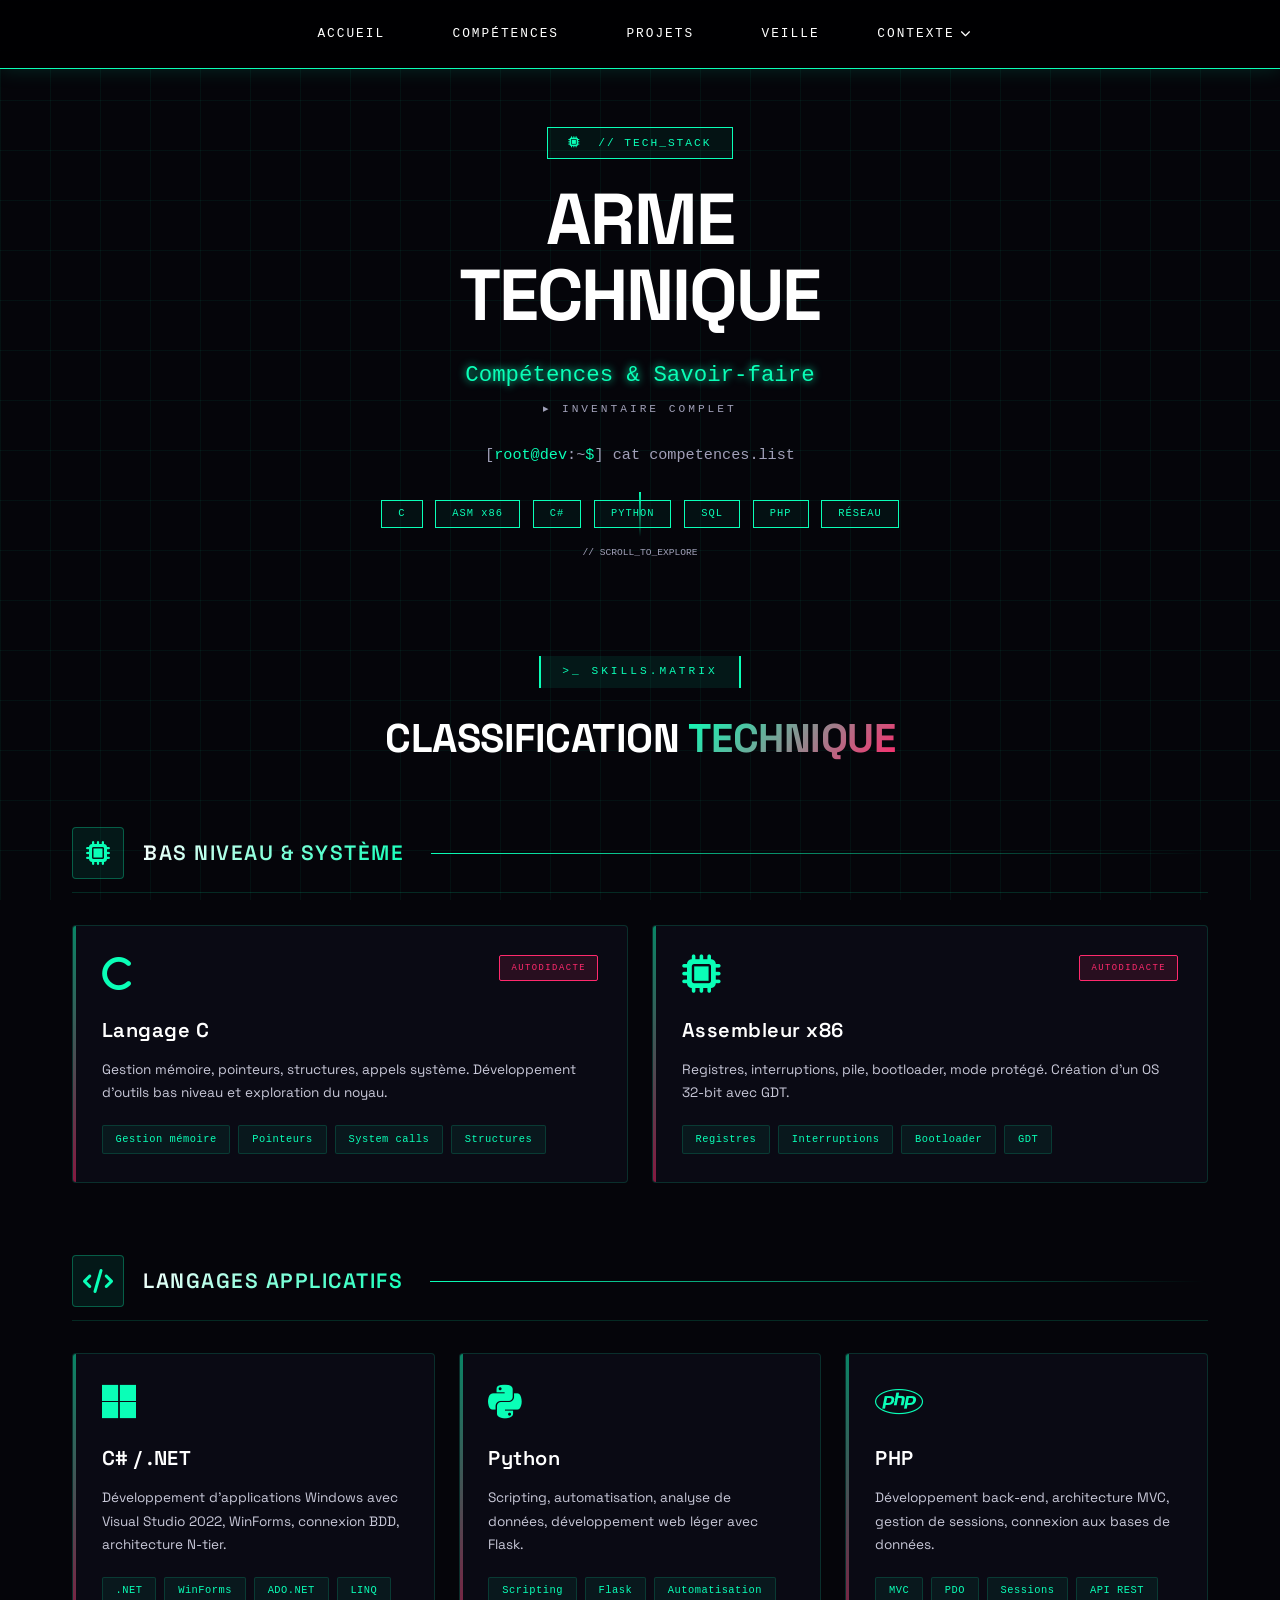
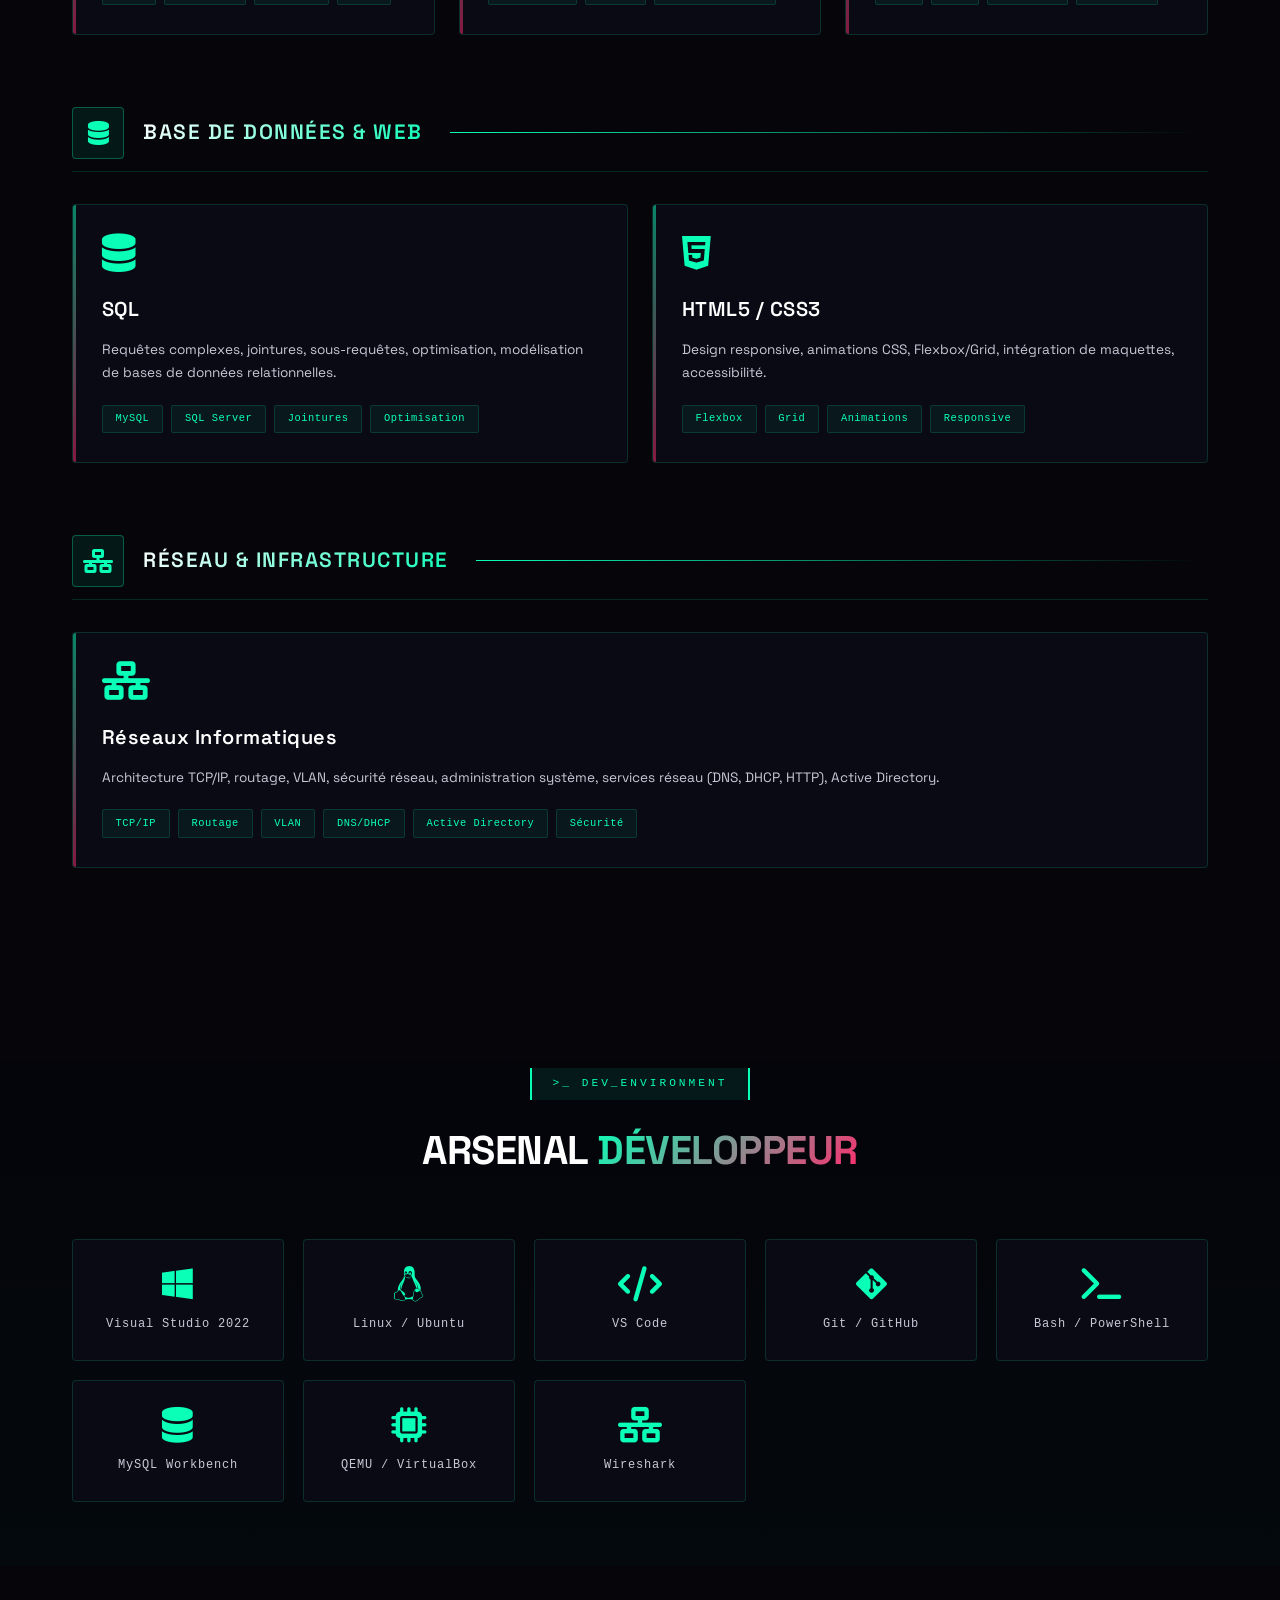
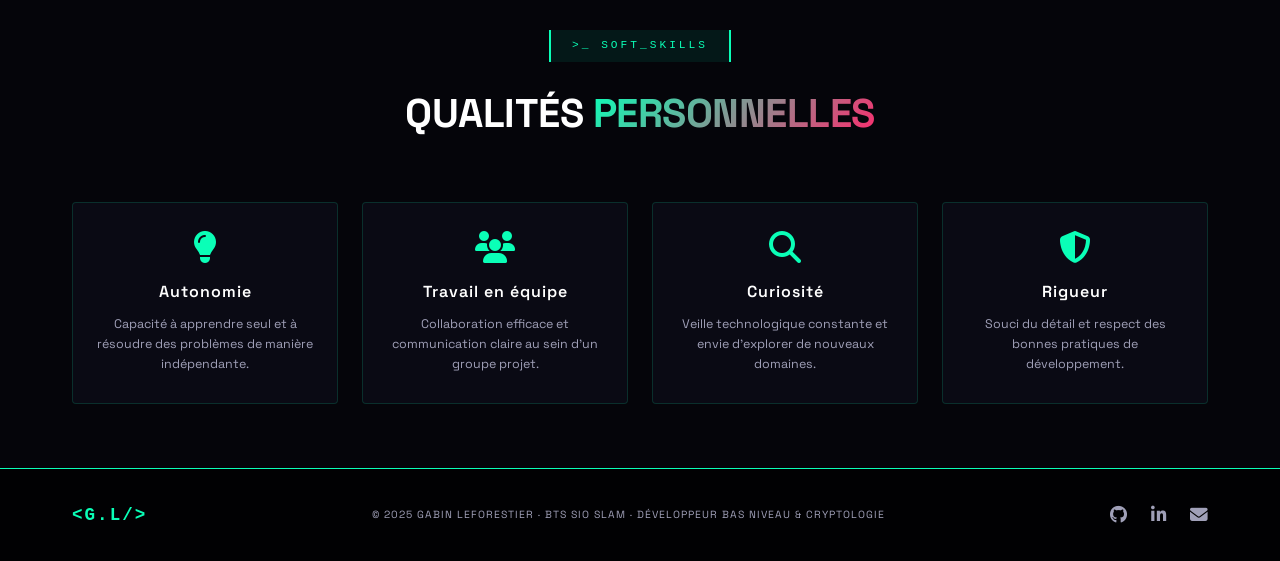
<file: competence.html>
<!DOCTYPE html>
<html lang="fr">
<head>
    <meta charset="UTF-8">
    <meta name="viewport" content="width=device-width, initial-scale=1.0">
    <link rel="stylesheet" href="style/style.css">
    <title>Compétences - Gabin LEFORESTIER | Portfolio BTS SIO</title>
    <link rel="preconnect" href="https://fonts.googleapis.com">
    <link rel="preconnect" href="https://fonts.gstatic.com" crossorigin>
    <link href="https://fonts.googleapis.com/css2?family=Space+Grotesk:wght@300;400;500;600;700&display=swap" rel="stylesheet">
    <link rel="stylesheet" href="https://cdnjs.cloudflare.com/ajax/libs/font-awesome/6.5.1/css/all.min.css">
</head>
<body>

    <!-- Grille de fond statique -->
    <div class="grid-bg"></div>

    <!-- Barre de navigation -->
    <nav>
        <a href="index.html">ACCUEIL</a>
        <a href="competence.html">COMPÉTENCES</a>
        <a href="projets.html">PROJETS</a>
        <a href="veille.html">VEILLE</a>
        <div class="dropdown">
            <a href="contexte.html" class="dropdown-toggle">CONTEXTE</a>
            <span class="dropdown-arrow"><i class="fas fa-chevron-down"></i></span>
            <div class="dropdown-menu">
                <a href="contexte.html#contexte-pro-1"><i class="fas fa-circle"></i> Contexte Pro 1</a>
                <a href="contexte.html#contexte-pro-2"><i class="fas fa-circle"></i> Contexte Pro 2</a>
                <a href="contexte.html#contexte-pro-3"><i class="fas fa-circle"></i> Contexte Pro 3</a>
            </div>
        </div>
    </nav>

    <!-- ========== SECTION HERO COMPÉTENCES ========== -->
    <section class="hero competences-hero">
        <div class="hero-content">
            <div class="hero-badge">
                <span class="badge-text">
                    <i class="fas fa-microchip"></i> // TECH_STACK
                </span>
            </div>
            <h1 class="hero-title">
                <span class="title-line">ARME</span>
                <span class="title-line glitch-text">TECHNIQUE</span>
            </h1>
            <div class="hero-subtitle">
                <div class="typewriter">
                    <span class="static-text">Compétences & Savoir-faire</span>
                </div>
                <p class="sub-badge">▸ INVENTAIRE COMPLET</p>
            </div>
            <p class="hero-description">
                [<span class="cmd">root@dev</span>:~<span class="cmd">$</span>] <span class="cmd-text">cat competences.list</span>
            </p>
            <div class="tech-stack">
                <div class="tech-item">C</div>
                <div class="tech-item">ASM x86</div>
                <div class="tech-item">C#</div>
                <div class="tech-item">PYTHON</div>
                <div class="tech-item">SQL</div>
                <div class="tech-item">PHP</div>
                <div class="tech-item">RÉSEAU</div>
            </div>
        </div>
        <div class="hero-scroll">
            <div class="scroll-line"></div>
            <span>// SCROLL_TO_EXPLORE</span>
        </div>
    </section>

    <!-- ========== SECTION COMPÉTENCES DÉTAILLÉES ========== -->
    <section class="skills-detailed-section">
        <div class="container">
            <div class="section-header">
                <span class="section-tag">>_ SKILLS.MATRIX</span>
                <h2 class="section-title">CLASSIFICATION <span class="title-accent">TECHNIQUE</span></h2>
            </div>

            <!-- BAS NIVEAU -->
            <div class="skill-category">
                <div class="category-header">
                    <div class="category-icon">
                        <i class="fas fa-microchip"></i>
                    </div>
                    <h3 class="category-title">BAS NIVEAU & SYSTÈME</h3>
                    <div class="category-line"></div>
                </div>
                <div class="skills-grid-detailed">
                    <div class="skill-detailed-card">
                        <div class="skill-card-top">
                            <div class="skill-icon-large">
                                <i class="fas fa-c"></i>
                            </div>
                            <div class="skill-badge-autodidact">AUTODIDACTE</div>
                        </div>
                        <h4>Langage C</h4>
                        <p>Gestion mémoire, pointeurs, structures, appels système. Développement d'outils bas niveau et exploration du noyau.</p>
                        <div class="skill-tags">
                            <span>Gestion mémoire</span>
                            <span>Pointeurs</span>
                            <span>System calls</span>
                            <span>Structures</span>
                        </div>
                    </div>
                    <div class="skill-detailed-card">
                        <div class="skill-card-top">
                            <div class="skill-icon-large">
                                <i class="fas fa-microchip"></i>
                            </div>
                            <div class="skill-badge-autodidact">AUTODIDACTE</div>
                        </div>
                        <h4>Assembleur x86</h4>
                        <p>Registres, interruptions, pile, bootloader, mode protégé. Création d'un OS 32-bit avec GDT.</p>
                        <div class="skill-tags">
                            <span>Registres</span>
                            <span>Interruptions</span>
                            <span>Bootloader</span>
                            <span>GDT</span>
                        </div>
                    </div>
                </div>
            </div>

            <!-- LANGAGES APPLICATIFS -->
            <div class="skill-category">
                <div class="category-header">
                    <div class="category-icon">
                        <i class="fas fa-code"></i>
                    </div>
                    <h3 class="category-title">LANGAGES APPLICATIFS</h3>
                    <div class="category-line"></div>
                </div>
                <div class="skills-grid-detailed three-cols">
                    <div class="skill-detailed-card">
                        <div class="skill-card-top">
                            <div class="skill-icon-large">
                                <i class="fab fa-microsoft"></i>
                            </div>
                        </div>
                        <h4>C# / .NET</h4>
                        <p>Développement d'applications Windows avec Visual Studio 2022, WinForms, connexion BDD, architecture N-tier.</p>
                        <div class="skill-tags">
                            <span>.NET</span>
                            <span>WinForms</span>
                            <span>ADO.NET</span>
                            <span>LINQ</span>
                        </div>
                    </div>
                    <div class="skill-detailed-card">
                        <div class="skill-card-top">
                            <div class="skill-icon-large">
                                <i class="fab fa-python"></i>
                            </div>
                        </div>
                        <h4>Python</h4>
                        <p>Scripting, automatisation, analyse de données, développement web léger avec Flask.</p>
                        <div class="skill-tags">
                            <span>Scripting</span>
                            <span>Flask</span>
                            <span>Automatisation</span>
                        </div>
                    </div>
                    <div class="skill-detailed-card">
                        <div class="skill-card-top">
                            <div class="skill-icon-large">
                                <i class="fab fa-php"></i>
                            </div>
                        </div>
                        <h4>PHP</h4>
                        <p>Développement back-end, architecture MVC, gestion de sessions, connexion aux bases de données.</p>
                        <div class="skill-tags">
                            <span>MVC</span>
                            <span>PDO</span>
                            <span>Sessions</span>
                            <span>API REST</span>
                        </div>
                    </div>
                </div>
            </div>

            <!-- BASE DE DONNÉES & WEB -->
            <div class="skill-category">
                <div class="category-header">
                    <div class="category-icon">
                        <i class="fas fa-database"></i>
                    </div>
                    <h3 class="category-title">BASE DE DONNÉES & WEB</h3>
                    <div class="category-line"></div>
                </div>
                <div class="skills-grid-detailed two-cols">
                    <div class="skill-detailed-card">
                        <div class="skill-card-top">
                            <div class="skill-icon-large">
                                <i class="fas fa-database"></i>
                            </div>
                        </div>
                        <h4>SQL</h4>
                        <p>Requêtes complexes, jointures, sous-requêtes, optimisation, modélisation de bases de données relationnelles.</p>
                        <div class="skill-tags">
                            <span>MySQL</span>
                            <span>SQL Server</span>
                            <span>Jointures</span>
                            <span>Optimisation</span>
                        </div>
                    </div>
                    <div class="skill-detailed-card">
                        <div class="skill-card-top">
                            <div class="skill-icon-large">
                                <i class="fab fa-html5"></i>
                            </div>
                        </div>
                        <h4>HTML5 / CSS3</h4>
                        <p>Design responsive, animations CSS, Flexbox/Grid, intégration de maquettes, accessibilité.</p>
                        <div class="skill-tags">
                            <span>Flexbox</span>
                            <span>Grid</span>
                            <span>Animations</span>
                            <span>Responsive</span>
                        </div>
                    </div>
                </div>
            </div>

            <!-- RÉSEAU & INFRASTRUCTURE -->
            <div class="skill-category">
                <div class="category-header">
                    <div class="category-icon">
                        <i class="fas fa-network-wired"></i>
                    </div>
                    <h3 class="category-title">RÉSEAU & INFRASTRUCTURE</h3>
                    <div class="category-line"></div>
                </div>
                <div class="skills-grid-detailed">
                    <div class="skill-detailed-card full-width">
                        <div class="skill-card-top">
                            <div class="skill-icon-large">
                                <i class="fas fa-network-wired"></i>
                            </div>
                        </div>
                        <h4>Réseaux Informatiques</h4>
                        <p>Architecture TCP/IP, routage, VLAN, sécurité réseau, administration système, services réseau (DNS, DHCP, HTTP), Active Directory.</p>
                        <div class="skill-tags">
                            <span>TCP/IP</span>
                            <span>Routage</span>
                            <span>VLAN</span>
                            <span>DNS/DHCP</span>
                            <span>Active Directory</span>
                            <span>Sécurité</span>
                        </div>
                    </div>
                </div>
            </div>
        </div>
    </section>

    <!-- ========== SECTION OUTILS ========== -->
    <section class="tools-section">
        <div class="container">
            <div class="section-header">
                <span class="section-tag">>_ DEV_ENVIRONMENT</span>
                <h2 class="section-title">ARsenal <span class="title-accent">Développeur</span></h2>
            </div>
            <div class="tools-grid">
                <div class="tool-card">
                    <i class="fab fa-windows"></i>
                    <span>Visual Studio 2022</span>
                </div>
                <div class="tool-card">
                    <i class="fab fa-linux"></i>
                    <span>Linux / Ubuntu</span>
                </div>
                <div class="tool-card">
                    <i class="fas fa-code"></i>
                    <span>VS Code</span>
                </div>
                <div class="tool-card">
                    <i class="fab fa-git-alt"></i>
                    <span>Git / GitHub</span>
                </div>
                <div class="tool-card">
                    <i class="fas fa-terminal"></i>
                    <span>Bash / PowerShell</span>
                </div>
                <div class="tool-card">
                    <i class="fas fa-database"></i>
                    <span>MySQL Workbench</span>
                </div>
                <div class="tool-card">
                    <i class="fas fa-microchip"></i>
                    <span>QEMU / VirtualBox</span>
                </div>
                <div class="tool-card">
                    <i class="fas fa-network-wired"></i>
                    <span>Wireshark</span>
                </div>
            </div>
        </div>
    </section>

    <!-- ========== SECTION SOFT SKILLS ========== -->
    <section class="softskills-section">
        <div class="container">
            <div class="section-header">
                <span class="section-tag">>_ SOFT_SKILLS</span>
                <h2 class="section-title">QUALITÉS <span class="title-accent">PERSONNELLES</span></h2>
            </div>
            <div class="softskills-grid">
                <div class="softskill-card">
                    <i class="fas fa-lightbulb"></i>
                    <h4>Autonomie</h4>
                    <p>Capacité à apprendre seul et à résoudre des problèmes de manière indépendante.</p>
                </div>
                <div class="softskill-card">
                    <i class="fas fa-users"></i>
                    <h4>Travail en équipe</h4>
                    <p>Collaboration efficace et communication claire au sein d'un groupe projet.</p>
                </div>
                <div class="softskill-card">
                    <i class="fas fa-search"></i>
                    <h4>Curiosité</h4>
                    <p>Veille technologique constante et envie d'explorer de nouveaux domaines.</p>
                </div>
                <div class="softskill-card">
                    <i class="fas fa-shield-halved"></i>
                    <h4>Rigueur</h4>
                    <p>Souci du détail et respect des bonnes pratiques de développement.</p>
                </div>
            </div>
        </div>
    </section>

    <!-- ========== FOOTER ========== -->
    <footer class="footer">
        <div class="container">
            <div class="footer-content">
                <div class="footer-logo">
                    <span class="glitch-small">&lt;G.L/&gt;</span>
                </div>
                <p class="footer-text">© 2025 GABIN LEFORESTIER · BTS SIO SLAM · DÉVELOPPEUR BAS NIVEAU & CRYPTOLOGIE</p>
                <div class="footer-social">
                    <a href="#"><i class="fab fa-github"></i></a>
                    <a href="#"><i class="fab fa-linkedin-in"></i></a>
                    <a href="#"><i class="fas fa-envelope"></i></a>
                </div>
            </div>
        </div>
    </footer>

</body>
</html>
</file>
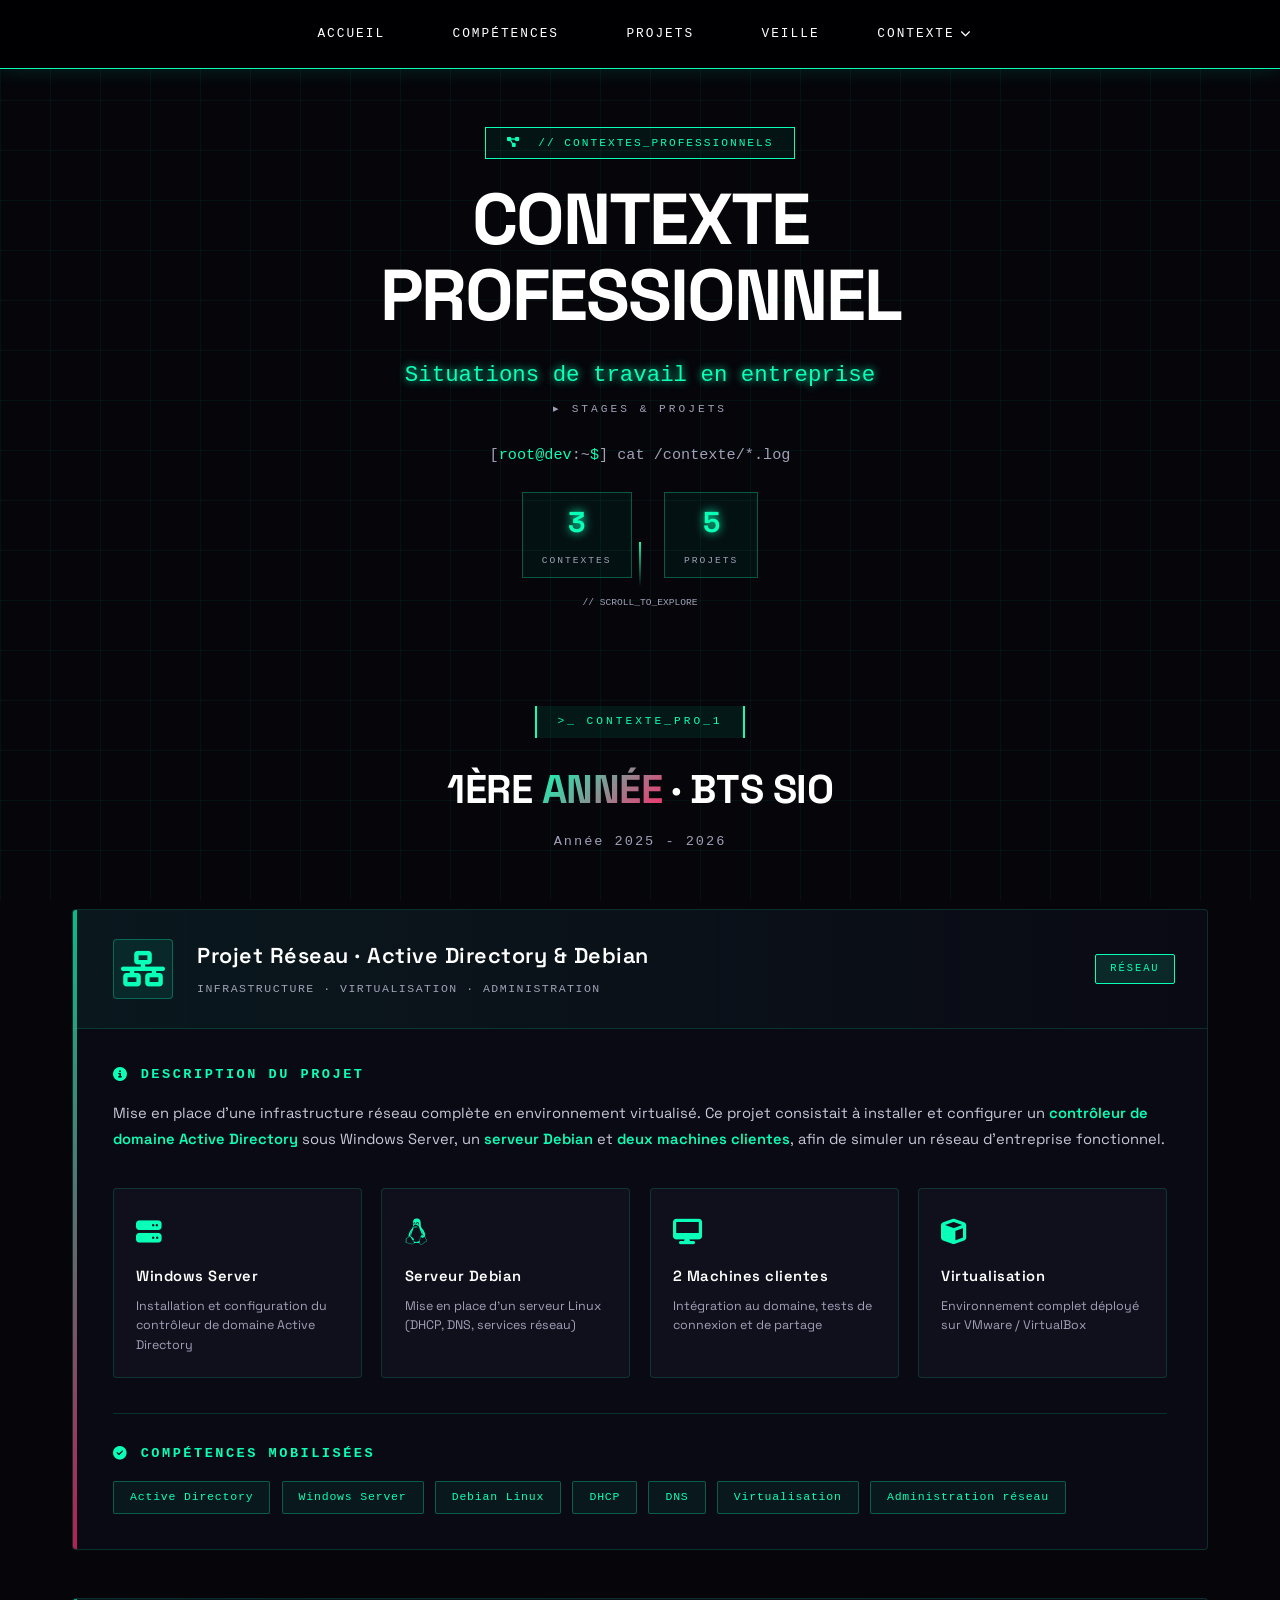
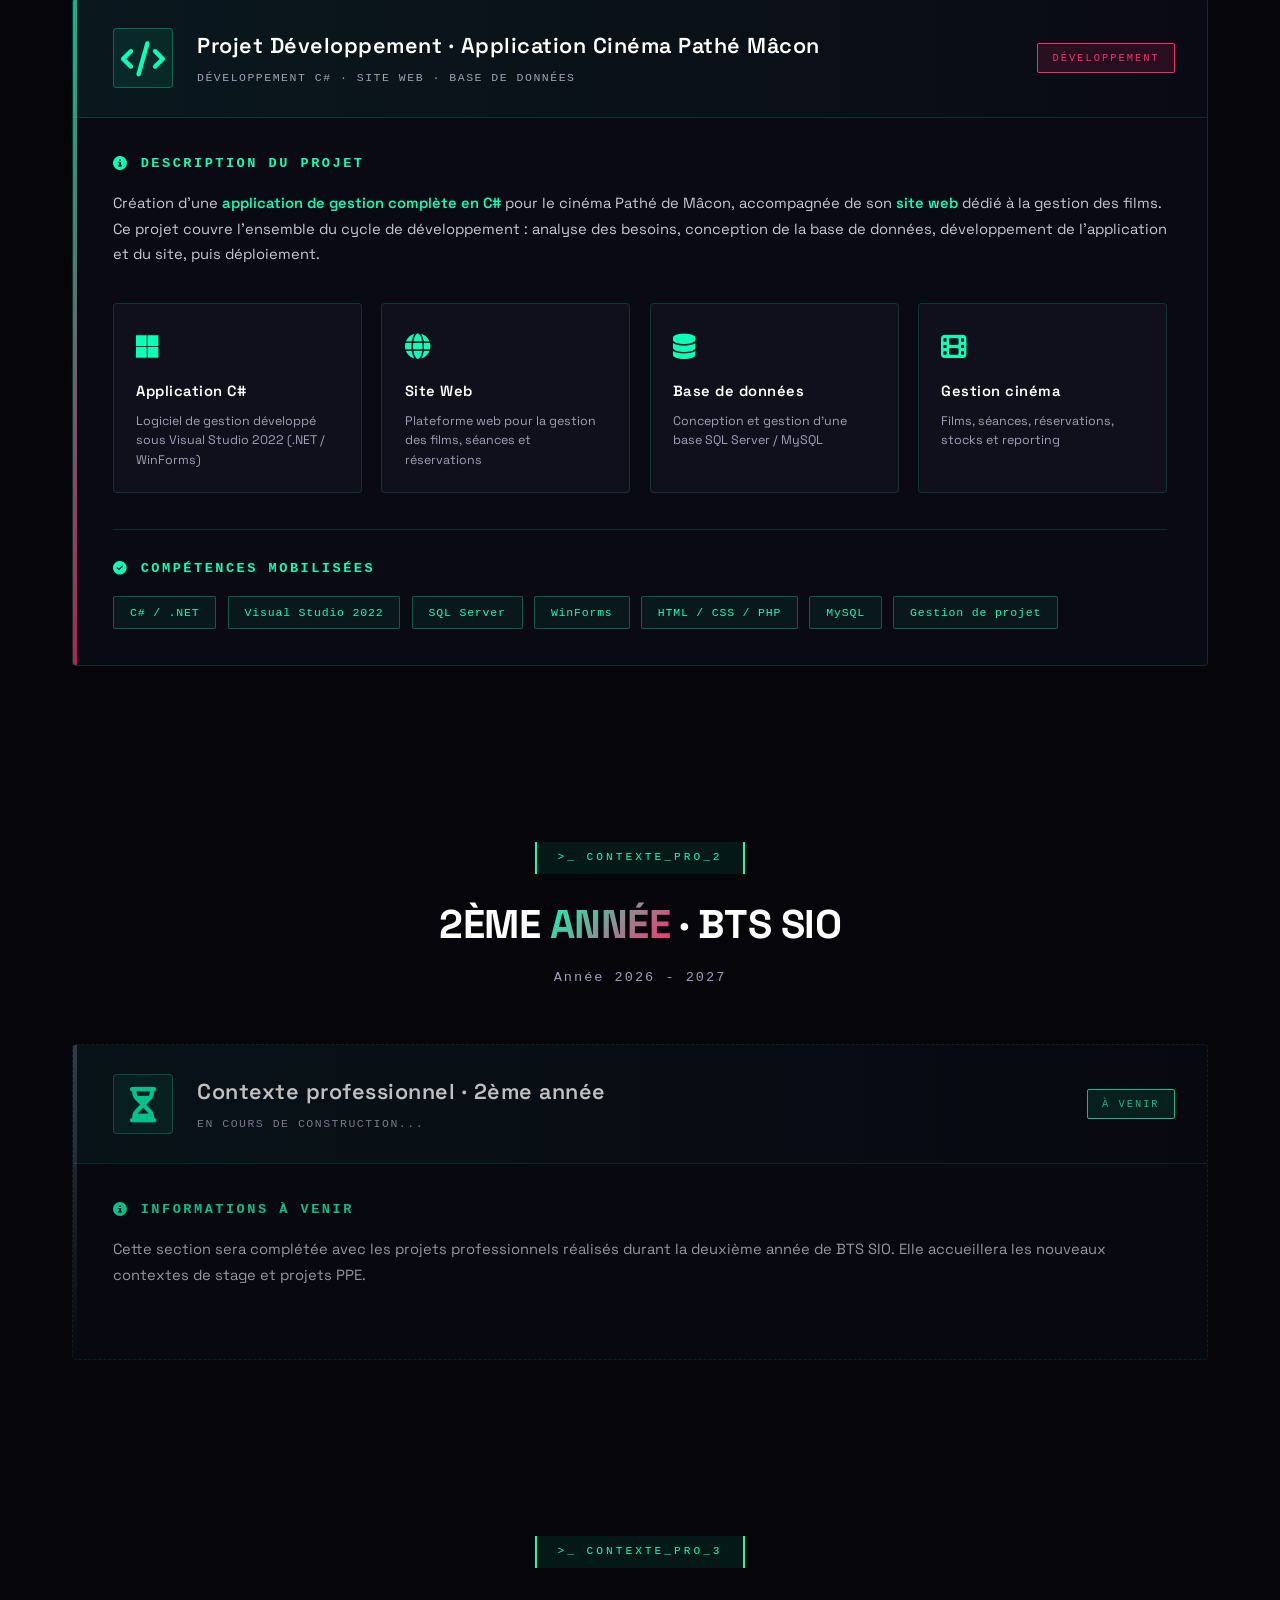
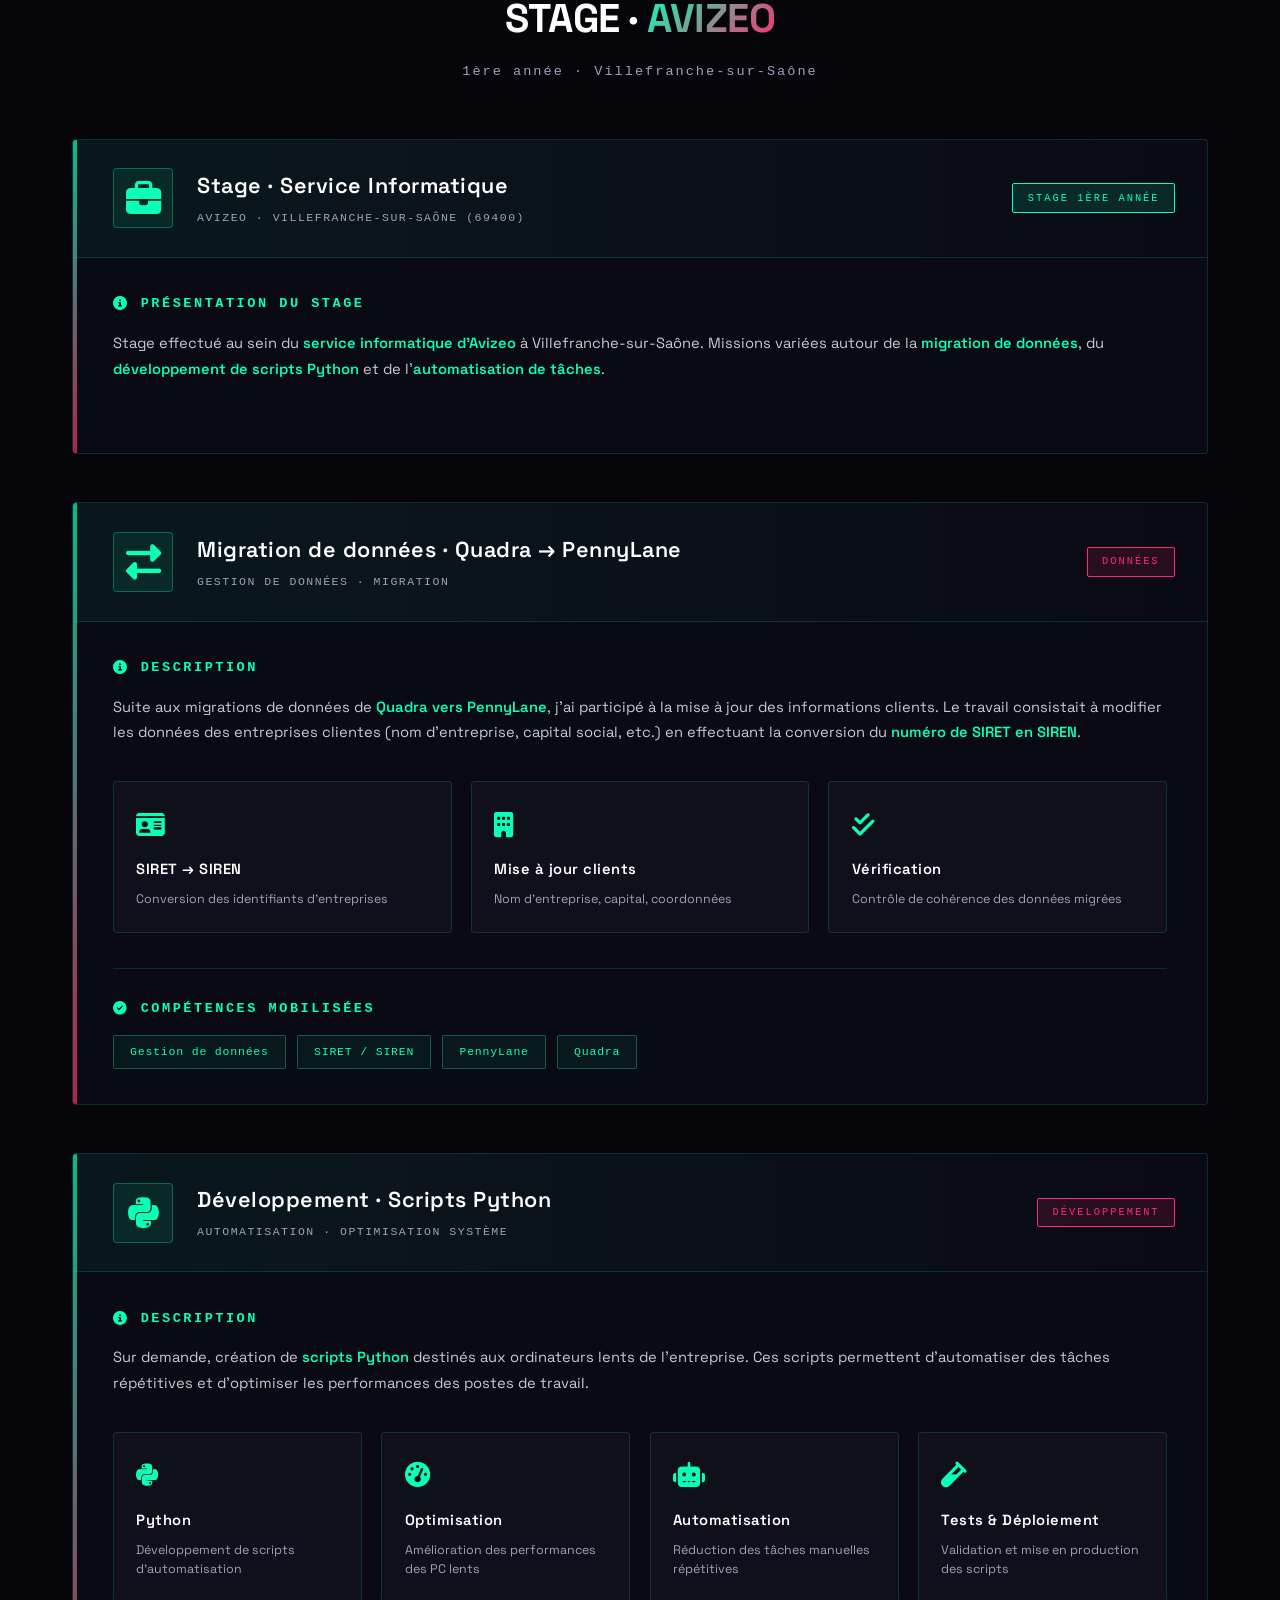
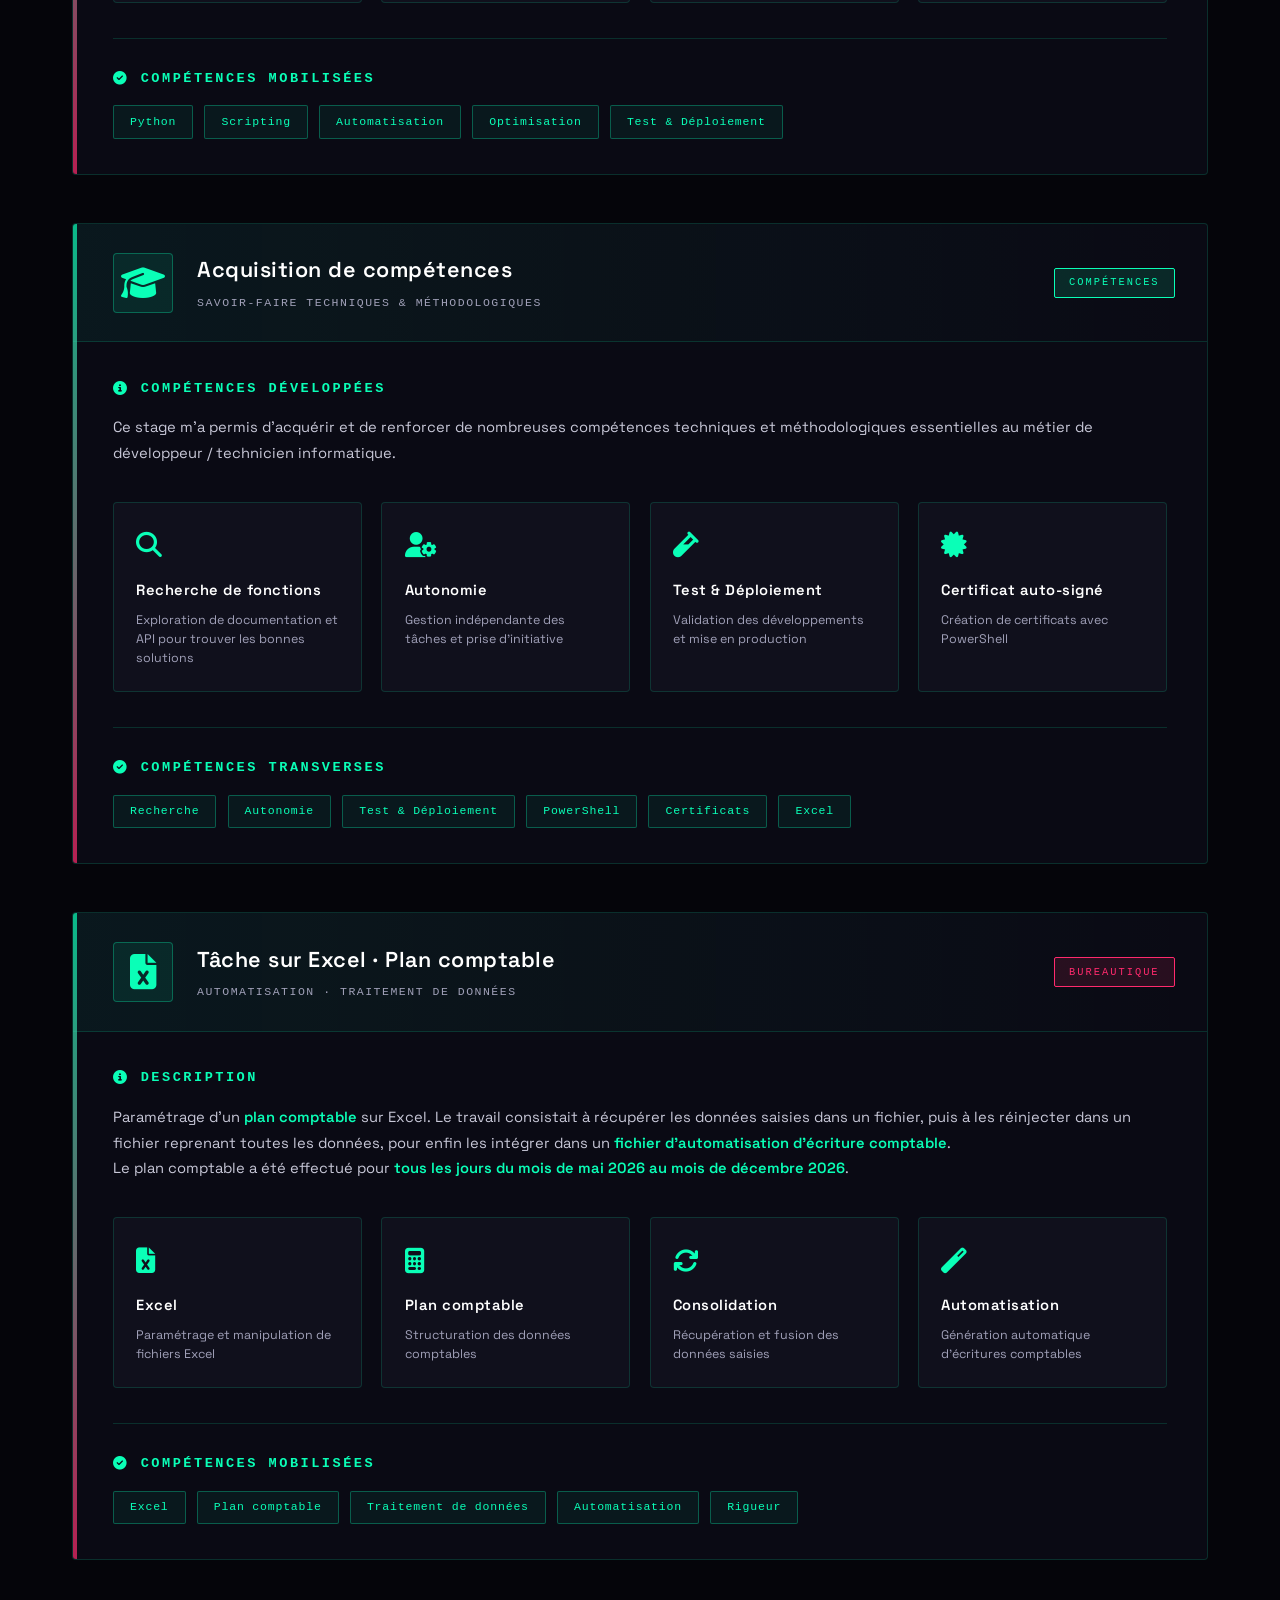
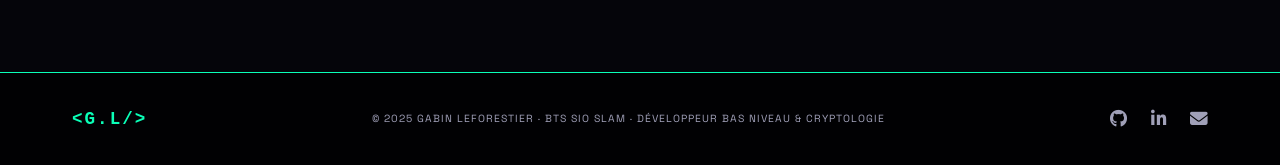
<file: contexte.html>
<!DOCTYPE html>
<html lang="fr">
<head>
    <meta charset="UTF-8">
    <meta name="viewport" content="width=device-width, initial-scale=1.0">
    <link rel="stylesheet" href="style/style.css">
    <title>Contexte - Gabin LEFORESTIER | Portfolio BTS SIO</title>
    <link rel="preconnect" href="https://fonts.googleapis.com">
    <link rel="preconnect" href="https://fonts.gstatic.com" crossorigin>
    <link href="https://fonts.googleapis.com/css2?family=Space+Grotesk:wght@300;400;500;600;700&display=swap" rel="stylesheet">
    <link rel="stylesheet" href="https://cdnjs.cloudflare.com/ajax/libs/font-awesome/6.5.1/css/all.min.css">
</head>
<body>

    <!-- Grille de fond statique -->
    <div class="grid-bg"></div>

    <!-- Barre de navigation -->
    <nav>
        <a href="index.html">ACCUEIL</a>
        <a href="competence.html">COMPÉTENCES</a>
        <a href="projets.html">PROJETS</a>
        <a href="veille.html">VEILLE</a>
        <div class="dropdown">
            <a href="contexte.html" class="dropdown-toggle">CONTEXTE</a>
            <span class="dropdown-arrow"><i class="fas fa-chevron-down"></i></span>
            <div class="dropdown-menu">
                <a href="contexte.html#contexte-pro-1"><i class="fas fa-circle"></i> Contexte Pro 1</a>
                <a href="contexte.html#contexte-pro-2"><i class="fas fa-circle"></i> Contexte Pro 2</a>
                <a href="contexte.html#contexte-pro-3"><i class="fas fa-circle"></i> Contexte Pro 3</a>
            </div>
        </div>
    </nav>

    <!-- ========== SECTION HERO CONTEXTE ========== -->
    <section class="hero projets-hero">
        <div class="hero-content">
            <div class="hero-badge">
                <span class="badge-text">
                    <i class="fas fa-diagram-project"></i> // CONTEXTES_PROFESSIONNELS
                </span>
            </div>
            <h1 class="hero-title">
                <span class="title-line">CONTEXTE</span>
                <span class="title-line glitch-text">PROFESSIONNEL</span>
            </h1>
            <div class="hero-subtitle">
                <div class="typewriter">
                    <span class="static-text">Situations de travail en entreprise</span>
                </div>
                <p class="sub-badge">▸ STAGES & PROJETS</p>
            </div>
            <p class="hero-description">
                [<span class="cmd">root@dev</span>:~<span class="cmd">$</span>] <span class="cmd-text">cat /contexte/*.log</span>
            </p>
            <div class="project-stats-hero">
                <div class="hero-stat">
                    <span class="hero-stat-number">3</span>
                    <span class="hero-stat-label">CONTEXTES</span>
                </div>
                <div class="hero-stat">
                    <span class="hero-stat-number">5</span>
                    <span class="hero-stat-label">PROJETS</span>
                </div>
            </div>
        </div>
        <div class="hero-scroll">
            <div class="scroll-line"></div>
            <span>// SCROLL_TO_EXPLORE</span>
        </div>
    </section>

    <!-- ========== CONTEXTE PRO 1 (1ère année) ========== -->
    <section class="contexte-section" id="contexte-pro-1">
        <div class="container">
            <div class="section-header">
                <span class="section-tag">>_ CONTEXTE_PRO_1</span>
                <h2 class="section-title">1ÈRE <span class="title-accent">ANNÉE</span> · BTS SIO</h2>
                <p class="section-subtitle">Année 2025 - 2026</p>
            </div>

            <!-- Projet réseau -->
            <div class="contexte-card">
                <div class="contexte-header">
                    <div class="contexte-icon">
                        <i class="fas fa-network-wired"></i>
                    </div>
                    <div class="contexte-title-block">
                        <h3>Projet Réseau · Active Directory & Debian</h3>
                        <p class="contexte-type">Infrastructure · Virtualisation · Administration</p>
                    </div>
                    <div class="contexte-badge">RÉSEAU</div>
                </div>
                <div class="contexte-body">
                    <div class="contexte-description">
                        <h4><i class="fas fa-info-circle"></i> Description du projet</h4>
                        <p>
                            Mise en place d'une infrastructure réseau complète en environnement virtualisé. 
                            Ce projet consistait à installer et configurer un <strong>contrôleur de domaine Active Directory</strong> 
                            sous Windows Server, un <strong>serveur Debian</strong> et <strong>deux machines clientes</strong>, 
                            afin de simuler un réseau d'entreprise fonctionnel.
                        </p>
                    </div>
                    <div class="contexte-grid">
                        <div class="contexte-detail">
                            <div class="detail-icon"><i class="fas fa-server"></i></div>
                            <h5>Windows Server</h5>
                            <p>Installation et configuration du contrôleur de domaine Active Directory</p>
                        </div>
                        <div class="contexte-detail">
                            <div class="detail-icon"><i class="fab fa-linux"></i></div>
                            <h5>Serveur Debian</h5>
                            <p>Mise en place d'un serveur Linux (DHCP, DNS, services réseau)</p>
                        </div>
                        <div class="contexte-detail">
                            <div class="detail-icon"><i class="fas fa-desktop"></i></div>
                            <h5>2 Machines clientes</h5>
                            <p>Intégration au domaine, tests de connexion et de partage</p>
                        </div>
                        <div class="contexte-detail">
                            <div class="detail-icon"><i class="fas fa-cube"></i></div>
                            <h5>Virtualisation</h5>
                            <p>Environnement complet déployé sur VMware / VirtualBox</p>
                        </div>
                    </div>
                    <div class="contexte-competences">
                        <h4><i class="fas fa-check-circle"></i> Compétences mobilisées</h4>
                        <div class="contexte-tags">
                            <span>Active Directory</span>
                            <span>Windows Server</span>
                            <span>Debian Linux</span>
                            <span>DHCP</span>
                            <span>DNS</span>
                            <span>Virtualisation</span>
                            <span>Administration réseau</span>
                        </div>
                    </div>
                </div>
            </div>

            <!-- Projet développement -->
            <div class="contexte-card">
                <div class="contexte-header">
                    <div class="contexte-icon">
                        <i class="fas fa-code"></i>
                    </div>
                    <div class="contexte-title-block">
                        <h3>Projet Développement · Application Cinéma Pathé Mâcon</h3>
                        <p class="contexte-type">Développement C# · Site Web · Base de données</p>
                    </div>
                    <div class="contexte-badge dev-badge">DÉVELOPPEMENT</div>
                </div>
                <div class="contexte-body">
                    <div class="contexte-description">
                        <h4><i class="fas fa-info-circle"></i> Description du projet</h4>
                        <p>
                            Création d'une <strong>application de gestion complète en C#</strong> pour le cinéma Pathé de Mâcon, 
                            accompagnée de son <strong>site web</strong> dédié à la gestion des films. Ce projet couvre l'ensemble 
                            du cycle de développement : analyse des besoins, conception de la base de données, 
                            développement de l'application et du site, puis déploiement.
                        </p>
                    </div>
                    <div class="contexte-grid">
                        <div class="contexte-detail">
                            <div class="detail-icon"><i class="fab fa-microsoft"></i></div>
                            <h5>Application C#</h5>
                            <p>Logiciel de gestion développé sous Visual Studio 2022 (.NET / WinForms)</p>
                        </div>
                        <div class="contexte-detail">
                            <div class="detail-icon"><i class="fas fa-globe"></i></div>
                            <h5>Site Web</h5>
                            <p>Plateforme web pour la gestion des films, séances et réservations</p>
                        </div>
                        <div class="contexte-detail">
                            <div class="detail-icon"><i class="fas fa-database"></i></div>
                            <h5>Base de données</h5>
                            <p>Conception et gestion d'une base SQL Server / MySQL</p>
                        </div>
                        <div class="contexte-detail">
                            <div class="detail-icon"><i class="fas fa-film"></i></div>
                            <h5>Gestion cinéma</h5>
                            <p>Films, séances, réservations, stocks et reporting</p>
                        </div>
                    </div>
                    <div class="contexte-competences">
                        <h4><i class="fas fa-check-circle"></i> Compétences mobilisées</h4>
                        <div class="contexte-tags">
                            <span>C# / .NET</span>
                            <span>Visual Studio 2022</span>
                            <span>SQL Server</span>
                            <span>WinForms</span>
                            <span>HTML / CSS / PHP</span>
                            <span>MySQL</span>
                            <span>Gestion de projet</span>
                        </div>
                    </div>
                </div>
            </div>
        </div>
    </section>

    <!-- ========== CONTEXTE PRO 2 (2ème année) ========== -->
    <section class="contexte-section" id="contexte-pro-2">
        <div class="container">
            <div class="section-header">
                <span class="section-tag">>_ CONTEXTE_PRO_2</span>
                <h2 class="section-title">2ÈME <span class="title-accent">ANNÉE</span> · BTS SIO</h2>
                <p class="section-subtitle">Année 2026 - 2027</p>
            </div>

            <div class="contexte-card empty-card">
                <div class="contexte-header">
                    <div class="contexte-icon">
                        <i class="fas fa-hourglass-half"></i>
                    </div>
                    <div class="contexte-title-block">
                        <h3>Contexte professionnel · 2ème année</h3>
                        <p class="contexte-type">En cours de construction...</p>
                    </div>
                    <div class="contexte-badge">À VENIR</div>
                </div>
                <div class="contexte-body">
                    <div class="contexte-description">
                        <h4><i class="fas fa-info-circle"></i> Informations à venir</h4>
                        <p>
                            Cette section sera complétée avec les projets professionnels réalisés 
                            durant la deuxième année de BTS SIO. Elle accueillera les nouveaux 
                            contextes de stage et projets PPE.
                        </p>
                    </div>
                </div>
            </div>
        </div>
    </section>

    <!-- ========== CONTEXTE PRO 3 (Stage Avizeo) ========== -->
    <section class="contexte-section" id="contexte-pro-3">
        <div class="container">
            <div class="section-header">
                <span class="section-tag">>_ CONTEXTE_PRO_3</span>
                <h2 class="section-title">STAGE · <span class="title-accent">AVIZEO</span></h2>
                <p class="section-subtitle">1ère année · Villefranche-sur-Saône</p>
            </div>

            <!-- Carte principale du stage -->
            <div class="contexte-card">
                <div class="contexte-header">
                    <div class="contexte-icon">
                        <i class="fas fa-briefcase"></i>
                    </div>
                    <div class="contexte-title-block">
                        <h3>Stage · Service Informatique</h3>
                        <p class="contexte-type">Avizeo · Villefranche-sur-Saône (69400)</p>
                    </div>
                    <div class="contexte-badge">STAGE 1ÈRE ANNÉE</div>
                </div>
                <div class="contexte-body">
                    <div class="contexte-description">
                        <h4><i class="fas fa-info-circle"></i> Présentation du stage</h4>
                        <p>
                            Stage effectué au sein du <strong>service informatique d'Avizeo</strong> à Villefranche-sur-Saône. 
                            Missions variées autour de la <strong>migration de données</strong>, du <strong>développement de scripts Python</strong> 
                            et de l'<strong>automatisation de tâches</strong>.
                        </p>
                    </div>
                </div>
            </div>

            <!-- Mission 1 : Migration PennyLane -->
            <div class="contexte-card">
                <div class="contexte-header">
                    <div class="contexte-icon">
                        <i class="fas fa-exchange-alt"></i>
                    </div>
                    <div class="contexte-title-block">
                        <h3>Migration de données · Quadra → PennyLane</h3>
                        <p class="contexte-type">Gestion de données · Migration</p>
                    </div>
                    <div class="contexte-badge dev-badge">DONNÉES</div>
                </div>
                <div class="contexte-body">
                    <div class="contexte-description">
                        <h4><i class="fas fa-info-circle"></i> Description</h4>
                        <p>
                            Suite aux migrations de données de <strong>Quadra vers PennyLane</strong>, j'ai participé à la mise à jour 
                            des informations clients. Le travail consistait à modifier les données des entreprises clientes 
                            (nom d'entreprise, capital social, etc.) en effectuant la conversion du <strong>numéro de SIRET en SIREN</strong>.
                        </p>
                    </div>
                    <div class="contexte-grid">
                        <div class="contexte-detail">
                            <div class="detail-icon"><i class="fas fa-id-card"></i></div>
                            <h5>SIRET → SIREN</h5>
                            <p>Conversion des identifiants d'entreprises</p>
                        </div>
                        <div class="contexte-detail">
                            <div class="detail-icon"><i class="fas fa-building"></i></div>
                            <h5>Mise à jour clients</h5>
                            <p>Nom d'entreprise, capital, coordonnées</p>
                        </div>
                        <div class="contexte-detail">
                            <div class="detail-icon"><i class="fas fa-check-double"></i></div>
                            <h5>Vérification</h5>
                            <p>Contrôle de cohérence des données migrées</p>
                        </div>
                    </div>
                    <div class="contexte-competences">
                        <h4><i class="fas fa-check-circle"></i> Compétences mobilisées</h4>
                        <div class="contexte-tags">
                            <span>Gestion de données</span>
                            <span>SIRET / SIREN</span>
                            <span>PennyLane</span>
                            <span>Quadra</span>
                        </div>
                    </div>
                </div>
            </div>

            <!-- Mission 2 : Scripts Python -->
            <div class="contexte-card">
                <div class="contexte-header">
                    <div class="contexte-icon">
                        <i class="fab fa-python"></i>
                    </div>
                    <div class="contexte-title-block">
                        <h3>Développement · Scripts Python</h3>
                        <p class="contexte-type">Automatisation · Optimisation système</p>
                    </div>
                    <div class="contexte-badge dev-badge">DÉVELOPPEMENT</div>
                </div>
                <div class="contexte-body">
                    <div class="contexte-description">
                        <h4><i class="fas fa-info-circle"></i> Description</h4>
                        <p>
                            Sur demande, création de <strong>scripts Python</strong> destinés aux ordinateurs lents de l'entreprise. 
                            Ces scripts permettent d'automatiser des tâches répétitives et d'optimiser les performances 
                            des postes de travail.
                        </p>
                    </div>
                    <div class="contexte-grid">
                        <div class="contexte-detail">
                            <div class="detail-icon"><i class="fab fa-python"></i></div>
                            <h5>Python</h5>
                            <p>Développement de scripts d'automatisation</p>
                        </div>
                        <div class="contexte-detail">
                            <div class="detail-icon"><i class="fas fa-tachometer-alt"></i></div>
                            <h5>Optimisation</h5>
                            <p>Amélioration des performances des PC lents</p>
                        </div>
                        <div class="contexte-detail">
                            <div class="detail-icon"><i class="fas fa-robot"></i></div>
                            <h5>Automatisation</h5>
                            <p>Réduction des tâches manuelles répétitives</p>
                        </div>
                        <div class="contexte-detail">
                            <div class="detail-icon"><i class="fas fa-vial"></i></div>
                            <h5>Tests & Déploiement</h5>
                            <p>Validation et mise en production des scripts</p>
                        </div>
                    </div>
                    <div class="contexte-competences">
                        <h4><i class="fas fa-check-circle"></i> Compétences mobilisées</h4>
                        <div class="contexte-tags">
                            <span>Python</span>
                            <span>Scripting</span>
                            <span>Automatisation</span>
                            <span>Optimisation</span>
                            <span>Test & Déploiement</span>
                        </div>
                    </div>
                </div>
            </div>

            <!-- Mission 3 : Compétences acquises -->
            <div class="contexte-card">
                <div class="contexte-header">
                    <div class="contexte-icon">
                        <i class="fas fa-graduation-cap"></i>
                    </div>
                    <div class="contexte-title-block">
                        <h3>Acquisition de compétences</h3>
                        <p class="contexte-type">Savoir-faire techniques & méthodologiques</p>
                    </div>
                    <div class="contexte-badge">COMPÉTENCES</div>
                </div>
                <div class="contexte-body">
                    <div class="contexte-description">
                        <h4><i class="fas fa-info-circle"></i> Compétences développées</h4>
                        <p>
                            Ce stage m'a permis d'acquérir et de renforcer de nombreuses compétences techniques 
                            et méthodologiques essentielles au métier de développeur / technicien informatique.
                        </p>
                    </div>
                    <div class="contexte-grid">
                        <div class="contexte-detail">
                            <div class="detail-icon"><i class="fas fa-search"></i></div>
                            <h5>Recherche de fonctions</h5>
                            <p>Exploration de documentation et API pour trouver les bonnes solutions</p>
                        </div>
                        <div class="contexte-detail">
                            <div class="detail-icon"><i class="fas fa-user-cog"></i></div>
                            <h5>Autonomie</h5>
                            <p>Gestion indépendante des tâches et prise d'initiative</p>
                        </div>
                        <div class="contexte-detail">
                            <div class="detail-icon"><i class="fas fa-vial"></i></div>
                            <h5>Test & Déploiement</h5>
                            <p>Validation des développements et mise en production</p>
                        </div>
                        <div class="contexte-detail">
                            <div class="detail-icon"><i class="fas fa-certificate"></i></div>
                            <h5>Certificat auto-signé</h5>
                            <p>Création de certificats avec PowerShell</p>
                        </div>
                    </div>
                    <div class="contexte-competences">
                        <h4><i class="fas fa-check-circle"></i> Compétences transverses</h4>
                        <div class="contexte-tags">
                            <span>Recherche</span>
                            <span>Autonomie</span>
                            <span>Test & Déploiement</span>
                            <span>PowerShell</span>
                            <span>Certificats</span>
                            <span>Excel</span>
                        </div>
                    </div>
                </div>
            </div>

            <!-- Mission 4 : Excel & Plan comptable -->
            <div class="contexte-card">
                <div class="contexte-header">
                    <div class="contexte-icon">
                        <i class="fas fa-file-excel"></i>
                    </div>
                    <div class="contexte-title-block">
                        <h3>Tâche sur Excel · Plan comptable</h3>
                        <p class="contexte-type">Automatisation · Traitement de données</p>
                    </div>
                    <div class="contexte-badge dev-badge">BUREAUTIQUE</div>
                </div>
                <div class="contexte-body">
                    <div class="contexte-description">
                        <h4><i class="fas fa-info-circle"></i> Description</h4>
                        <p>
                            Paramétrage d'un <strong>plan comptable</strong> sur Excel. Le travail consistait à récupérer 
                            les données saisies dans un fichier, puis à les réinjecter dans un fichier reprenant 
                            toutes les données, pour enfin les intégrer dans un <strong>fichier d'automatisation 
                            d'écriture comptable</strong>.
                        </p>
                        <p>
                            Le plan comptable a été effectué pour <strong>tous les jours du mois de mai 2026 
                            au mois de décembre 2026</strong>.
                        </p>
                    </div>
                    <div class="contexte-grid">
                        <div class="contexte-detail">
                            <div class="detail-icon"><i class="fas fa-file-excel"></i></div>
                            <h5>Excel</h5>
                            <p>Paramétrage et manipulation de fichiers Excel</p>
                        </div>
                        <div class="contexte-detail">
                            <div class="detail-icon"><i class="fas fa-calculator"></i></div>
                            <h5>Plan comptable</h5>
                            <p>Structuration des données comptables</p>
                        </div>
                        <div class="contexte-detail">
                            <div class="detail-icon"><i class="fas fa-sync"></i></div>
                            <h5>Consolidation</h5>
                            <p>Récupération et fusion des données saisies</p>
                        </div>
                        <div class="contexte-detail">
                            <div class="detail-icon"><i class="fas fa-magic"></i></div>
                            <h5>Automatisation</h5>
                            <p>Génération automatique d'écritures comptables</p>
                        </div>
                    </div>
                    <div class="contexte-competences">
                        <h4><i class="fas fa-check-circle"></i> Compétences mobilisées</h4>
                        <div class="contexte-tags">
                            <span>Excel</span>
                            <span>Plan comptable</span>
                            <span>Traitement de données</span>
                            <span>Automatisation</span>
                            <span>Rigueur</span>
                        </div>
                    </div>
                </div>
            </div>

        </div>
    </section>

    <!-- ========== FOOTER ========== -->
    <footer class="footer">
        <div class="container">
            <div class="footer-content">
                <div class="footer-logo">
                    <span class="glitch-small">&lt;G.L/&gt;</span>
                </div>
                <p class="footer-text">© 2025 GABIN LEFORESTIER · BTS SIO SLAM · DÉVELOPPEUR BAS NIVEAU & CRYPTOLOGIE</p>
                <div class="footer-social">
                    <a href="#"><i class="fab fa-github"></i></a>
                    <a href="#"><i class="fab fa-linkedin-in"></i></a>
                    <a href="#"><i class="fas fa-envelope"></i></a>
                </div>
            </div>
        </div>
    </footer>

</body>
</html>
</file>
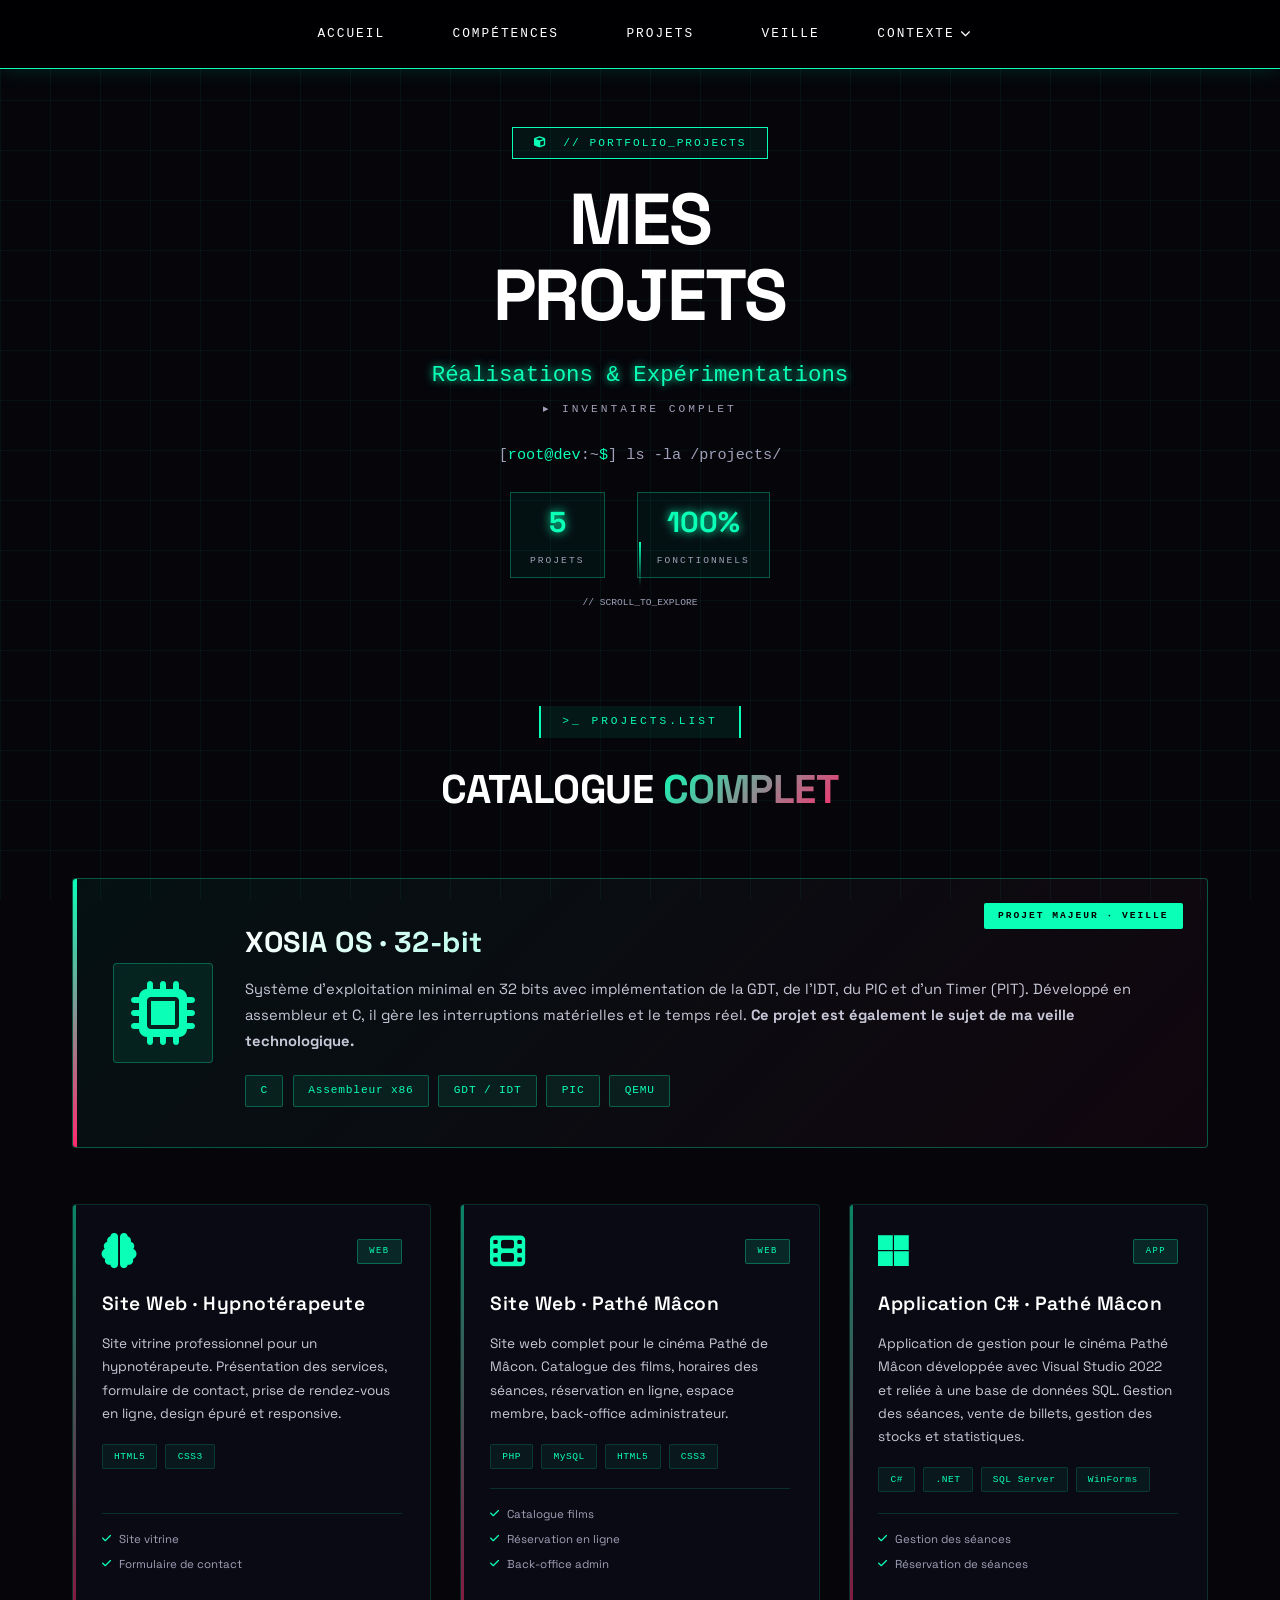
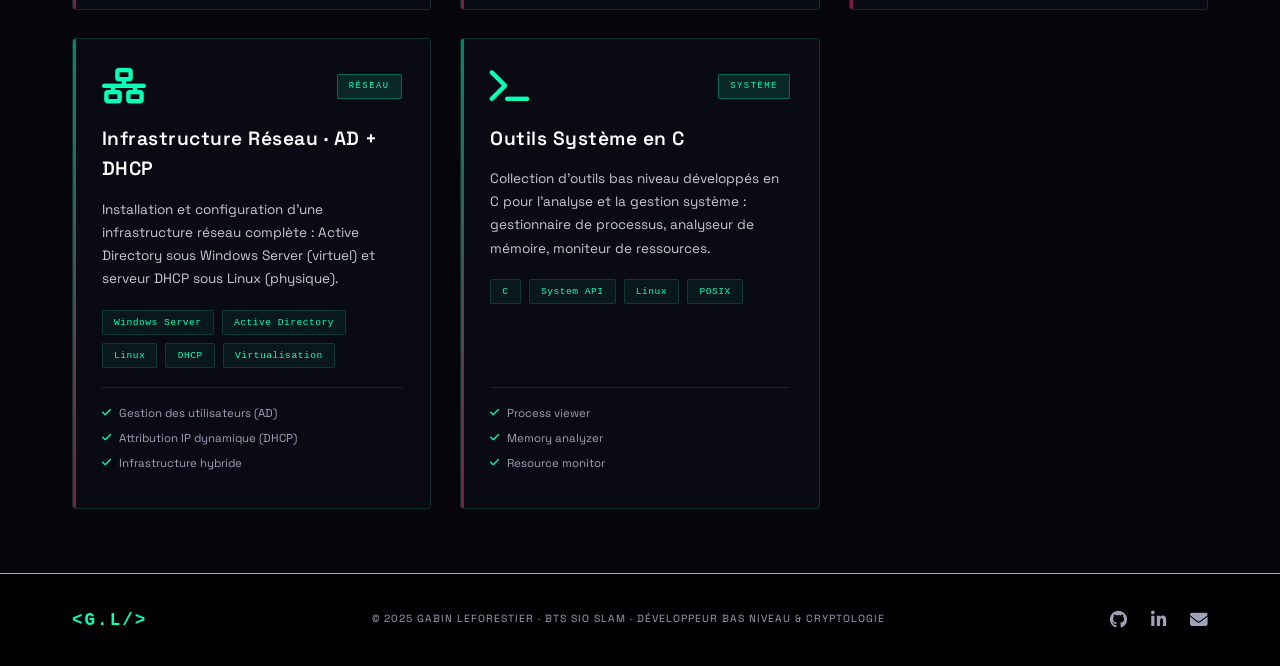
<file: projets.html>
<!DOCTYPE html>
<html lang="fr">
<head>
    <meta charset="UTF-8">
    <meta name="viewport" content="width=device-width, initial-scale=1.0">
    <link rel="stylesheet" href="style/style.css">
    <title>Projets - Gabin LEFORESTIER | Portfolio BTS SIO</title>
    <link rel="preconnect" href="https://fonts.googleapis.com">
    <link rel="preconnect" href="https://fonts.gstatic.com" crossorigin>
    <link href="https://fonts.googleapis.com/css2?family=Space+Grotesk:wght@300;400;500;600;700&display=swap" rel="stylesheet">
    <link rel="stylesheet" href="https://cdnjs.cloudflare.com/ajax/libs/font-awesome/6.5.1/css/all.min.css">
</head>
<body>

    <!-- Grille de fond statique -->
    <div class="grid-bg"></div>

    <!-- Barre de navigation -->
    <nav>
        <a href="index.html">ACCUEIL</a>
        <a href="competence.html">COMPÉTENCES</a>
        <a href="projets.html">PROJETS</a>
        <a href="veille.html">VEILLE</a>
        <div class="dropdown">
            <a href="contexte.html" class="dropdown-toggle">CONTEXTE</a>
            <span class="dropdown-arrow"><i class="fas fa-chevron-down"></i></span>
            <div class="dropdown-menu">
                <a href="contexte.html#contexte-pro-1"><i class="fas fa-circle"></i> Contexte Pro 1</a>
                <a href="contexte.html#contexte-pro-2"><i class="fas fa-circle"></i> Contexte Pro 2</a>
                <a href="contexte.html#contexte-pro-3"><i class="fas fa-circle"></i> Contexte Pro 3</a>
            </div>
        </div>
    </nav>

    <!-- ========== SECTION HERO PROJETS ========== -->
    <section class="hero projets-hero">
        <div class="hero-content">
            <div class="hero-badge">
                <span class="badge-text">
                    <i class="fas fa-cube"></i> // PORTFOLIO_PROJECTS
                </span>
            </div>
            <h1 class="hero-title">
                <span class="title-line">MES</span>
                <span class="title-line glitch-text">PROJETS</span>
            </h1>
            <div class="hero-subtitle">
                <div class="typewriter">
                    <span class="static-text">Réalisations & Expérimentations</span>
                </div>
                <p class="sub-badge">▸ INVENTAIRE COMPLET</p>
            </div>
            <p class="hero-description">
                [<span class="cmd">root@dev</span>:~<span class="cmd">$</span>] <span class="cmd-text">ls -la /projects/</span>
            </p>
            <div class="project-stats-hero">
                <div class="hero-stat">
                    <span class="hero-stat-number">5</span>
                    <span class="hero-stat-label">PROJETS</span>
                </div>
                <div class="hero-stat">
                    <span class="hero-stat-number">100%</span>
                    <span class="hero-stat-label">FONCTIONNELS</span>
                </div>
            </div>
        </div>
        <div class="hero-scroll">
            <div class="scroll-line"></div>
            <span>// SCROLL_TO_EXPLORE</span>
        </div>
    </section>

    <!-- ========== SECTION PROJETS ========== -->
    <section class="projects-section">
        <div class="container">
            <div class="section-header">
                <span class="section-tag">>_ PROJECTS.LIST</span>
                <h2 class="section-title">CATALOGUE <span class="title-accent">COMPLET</span></h2>
            </div>

            <!-- PROJET MAJEUR -->
            <div class="project-major">
                <div class="project-major-badge">PROJET MAJEUR · VEILLE</div>
                <div class="project-major-content">
                    <div class="project-major-icon">
                        <i class="fas fa-microchip"></i>
                    </div>
                    <div class="project-major-info">
                        <h3>XOSIA OS · 32-bit</h3>
                        <p class="project-major-desc">
                            Système d'exploitation minimal en 32 bits avec implémentation de la GDT, de l'IDT, 
                            du PIC et d'un Timer (PIT). Développé en assembleur et C, il gère les interruptions 
                            matérielles et le temps réel. <strong>Ce projet est également le sujet de ma veille technologique.</strong>
                        </p>
                        <div class="project-major-tech">
                            <span>C</span>
                            <span>Assembleur x86</span>
                            <span>GDT / IDT</span>
                            <span>PIC</span>
                            <span>QEMU</span>
                        </div>
                    </div>
                </div>
            </div>

            <!-- GRILLE DES PROJETS -->
            <div class="projects-grid">
                
                <!-- Projet 1 : Site Web Hypnotérapeute -->
                <div class="project-card">
                    <div class="project-card-header">
                        <div class="project-icon-large">
                            <i class="fas fa-brain"></i>
                        </div>
                        <div class="project-badge">WEB</div>
                    </div>
                    <h3>Site Web · Hypnotérapeute</h3>
                    <p>Site vitrine professionnel pour un hypnotérapeute. Présentation des services, formulaire de contact, prise de rendez-vous en ligne, design épuré et responsive.</p>
                    <div class="project-tech-list">
                        <span>HTML5</span>
                        <span>CSS3</span>
                    </div>
                    <div class="project-features">
                        <div class="feature"><i class="fas fa-check"></i> Site vitrine</div>
                        <div class="feature"><i class="fas fa-check"></i> Formulaire de contact</div>
                    </div>
                </div>

                <!-- Projet 2 : Site Web Cinéma Pathé Mâcon -->
                <div class="project-card">
                    <div class="project-card-header">
                        <div class="project-icon-large">
                            <i class="fas fa-film"></i>
                        </div>
                        <div class="project-badge">WEB</div>
                    </div>
                    <h3>Site Web · Pathé Mâcon</h3>
                    <p>Site web complet pour le cinéma Pathé de Mâcon. Catalogue des films, horaires des séances, réservation en ligne, espace membre, back-office administrateur.</p>
                    <div class="project-tech-list">
                        <span>PHP</span>
                        <span>MySQL</span>
                        <span>HTML5</span>
                        <span>CSS3</span>
                    </div>
                    <div class="project-features">
                        <div class="feature"><i class="fas fa-check"></i> Catalogue films</div>
                        <div class="feature"><i class="fas fa-check"></i> Réservation en ligne</div>
                        <div class="feature"><i class="fas fa-check"></i> Back-office admin</div>
                    </div>
                </div>

                <!-- Projet 3 : Application C# Pathé Mâcon -->
                <div class="project-card">
                    <div class="project-card-header">
                        <div class="project-icon-large">
                            <i class="fab fa-microsoft"></i>
                        </div>
                        <div class="project-badge">APP</div>
                    </div>
                    <h3>Application C# · Pathé Mâcon</h3>
                    <p>Application de gestion pour le cinéma Pathé Mâcon développée avec Visual Studio 2022 et reliée à une base de données SQL. Gestion des séances, vente de billets, gestion des stocks et statistiques.</p>
                    <div class="project-tech-list">
                        <span>C#</span>
                        <span>.NET</span>
                        <span>SQL Server</span>
                        <span>WinForms</span>
                    </div>
                    <div class="project-features">
                        <div class="feature"><i class="fas fa-check"></i> Gestion des séances</div>
                        <div class="feature"><i class="fas fa-check"></i> Réservation de séances</div>
                    </div>
                </div>

                <!-- Projet 4 : Infrastructure Réseau -->
                <div class="project-card">
                    <div class="project-card-header">
                        <div class="project-icon-large">
                            <i class="fas fa-network-wired"></i>
                        </div>
                        <div class="project-badge">RÉSEAU</div>
                    </div>
                    <h3>Infrastructure Réseau · AD + DHCP</h3>
                    <p>Installation et configuration d'une infrastructure réseau complète : Active Directory sous Windows Server (virtuel) et serveur DHCP sous Linux (physique).</p>
                    <div class="project-tech-list">
                        <span>Windows Server</span>
                        <span>Active Directory</span>
                        <span>Linux</span>
                        <span>DHCP</span>
                        <span>Virtualisation</span>
                    </div>
                    <div class="project-features">
                        <div class="feature"><i class="fas fa-check"></i> Gestion des utilisateurs (AD)</div>
                        <div class="feature"><i class="fas fa-check"></i> Attribution IP dynamique (DHCP)</div>
                        <div class="feature"><i class="fas fa-check"></i> Infrastructure hybride</div>
                    </div>
                </div>

                <!-- Projet 5 : Outils Système C -->
                <div class="project-card">
                    <div class="project-card-header">
                        <div class="project-icon-large">
                            <i class="fas fa-terminal"></i>
                        </div>
                        <div class="project-badge">SYSTÈME</div>
                    </div>
                    <h3>Outils Système en C</h3>
                    <p>Collection d'outils bas niveau développés en C pour l'analyse et la gestion système : gestionnaire de processus, analyseur de mémoire, moniteur de ressources.</p>
                    <div class="project-tech-list">
                        <span>C</span>
                        <span>System API</span>
                        <span>Linux</span>
                        <span>POSIX</span>
                    </div>
                    <div class="project-features">
                        <div class="feature"><i class="fas fa-check"></i> Process viewer</div>
                        <div class="feature"><i class="fas fa-check"></i> Memory analyzer</div>
                        <div class="feature"><i class="fas fa-check"></i> Resource monitor</div>
                    </div>
                </div>
            </div>
        </div>
    </section>

    <!-- ========== FOOTER ========== -->
    <footer class="footer">
        <div class="container">
            <div class="footer-content">
                <div class="footer-logo">
                    <span class="glitch-small">&lt;G.L/&gt;</span>
                </div>
                <p class="footer-text">© 2025 GABIN LEFORESTIER · BTS SIO SLAM · DÉVELOPPEUR BAS NIVEAU & CRYPTOLOGIE</p>
                <div class="footer-social">
                    <a href="#"><i class="fab fa-github"></i></a>
                    <a href="#"><i class="fab fa-linkedin-in"></i></a>
                    <a href="#"><i class="fas fa-envelope"></i></a>
                </div>
            </div>
        </div>
    </footer>

</body>
</html>
</file>
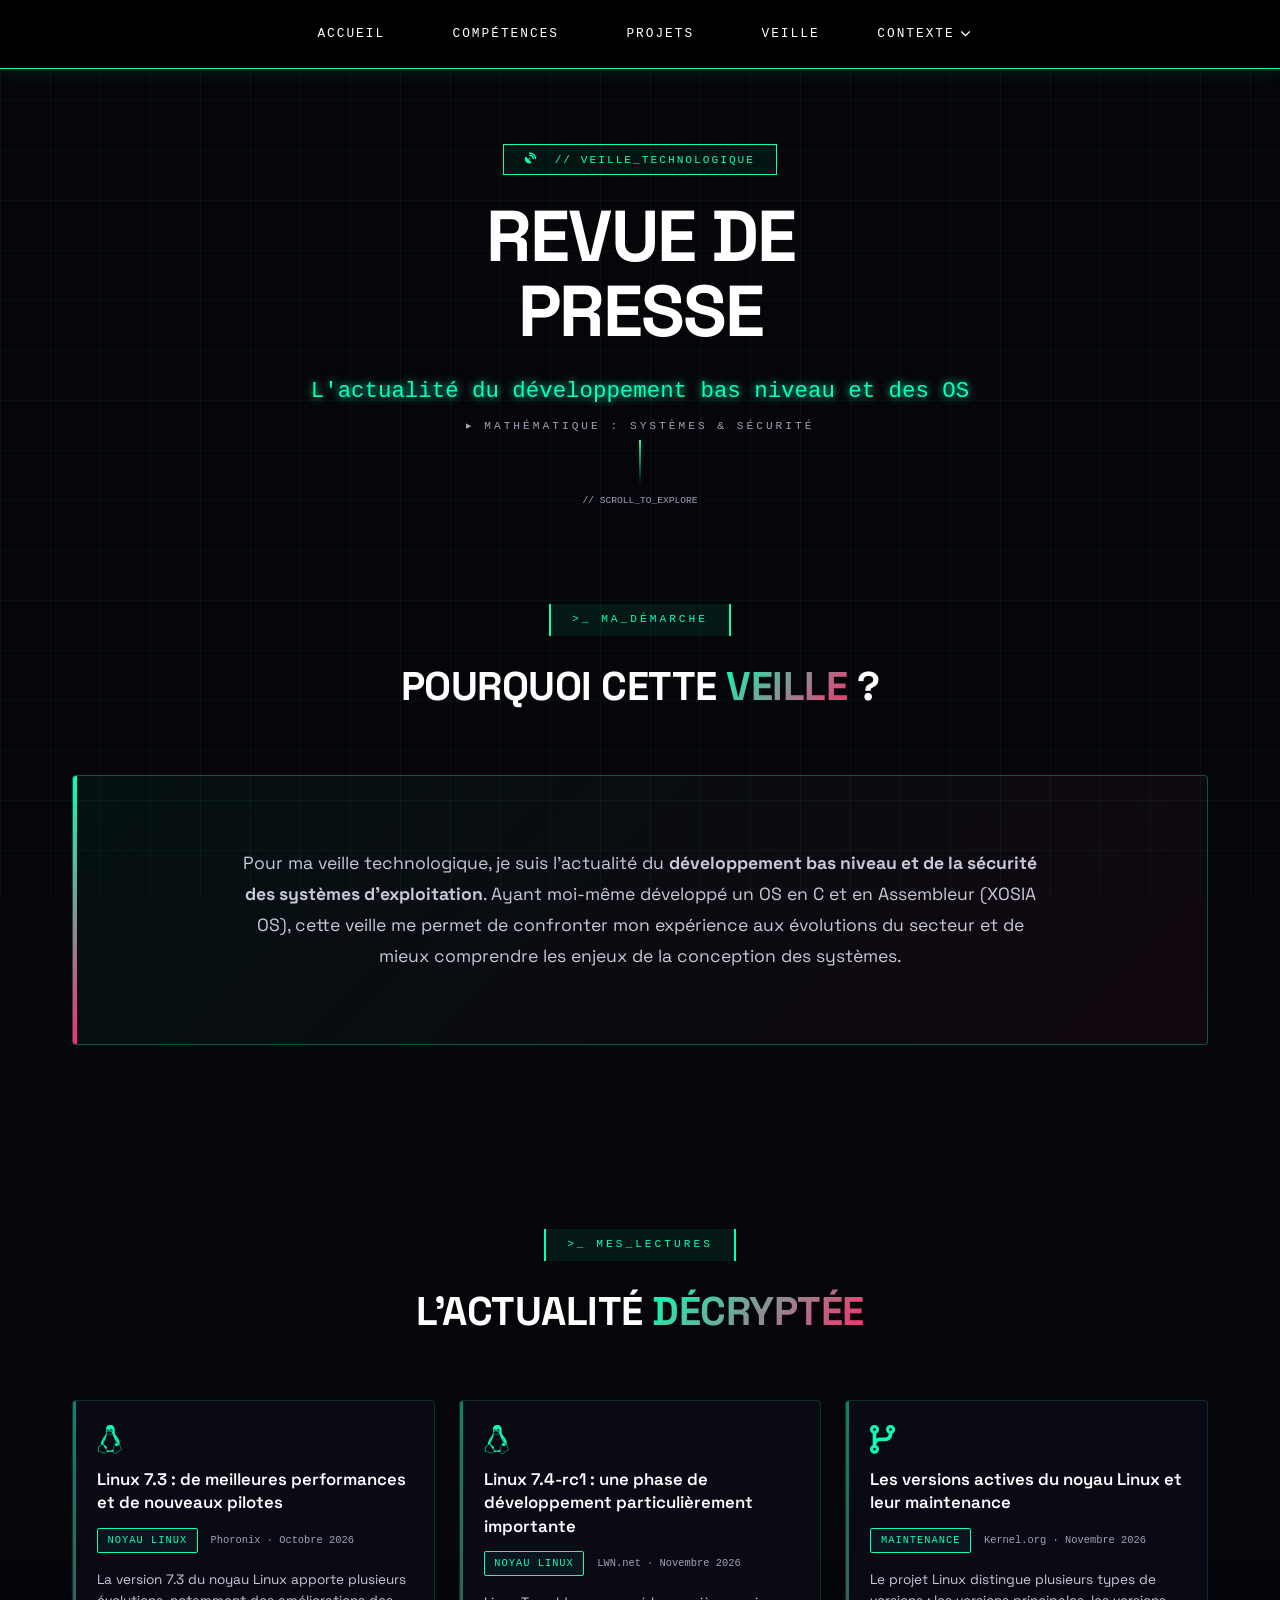
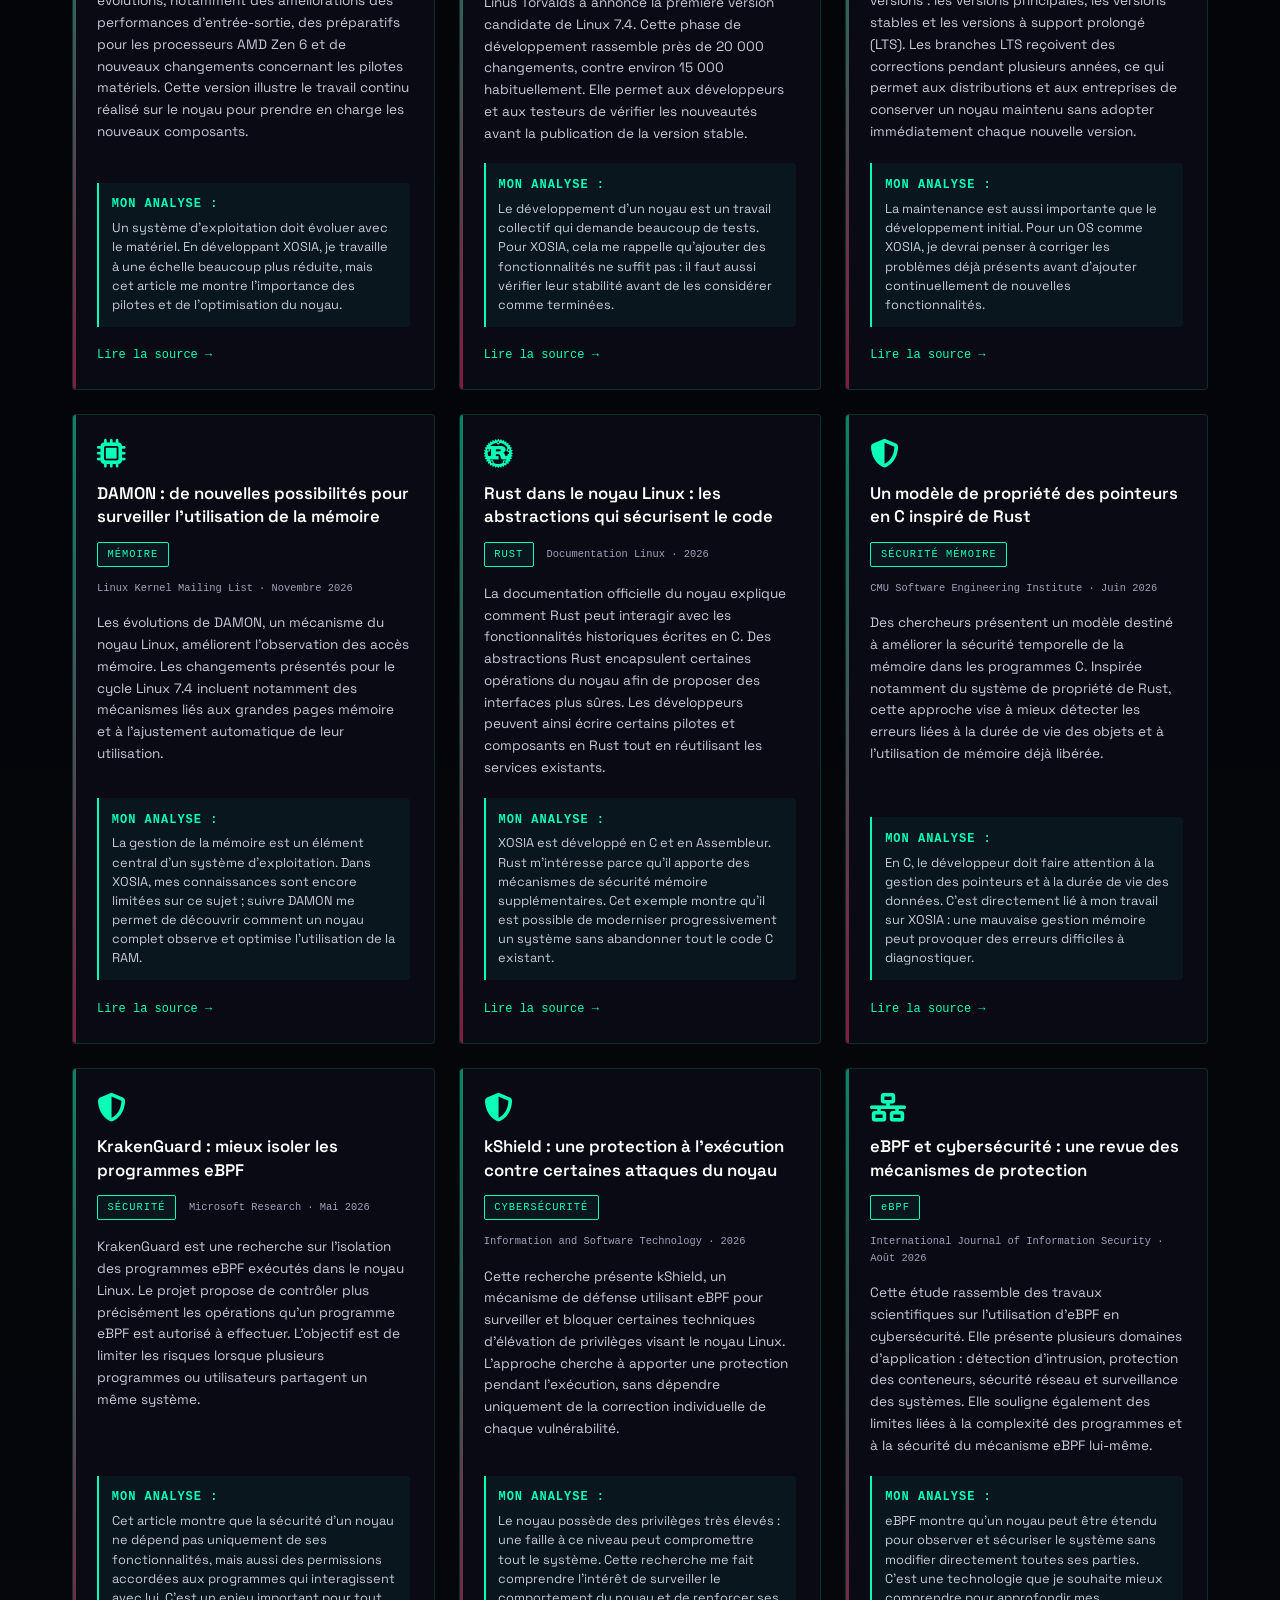
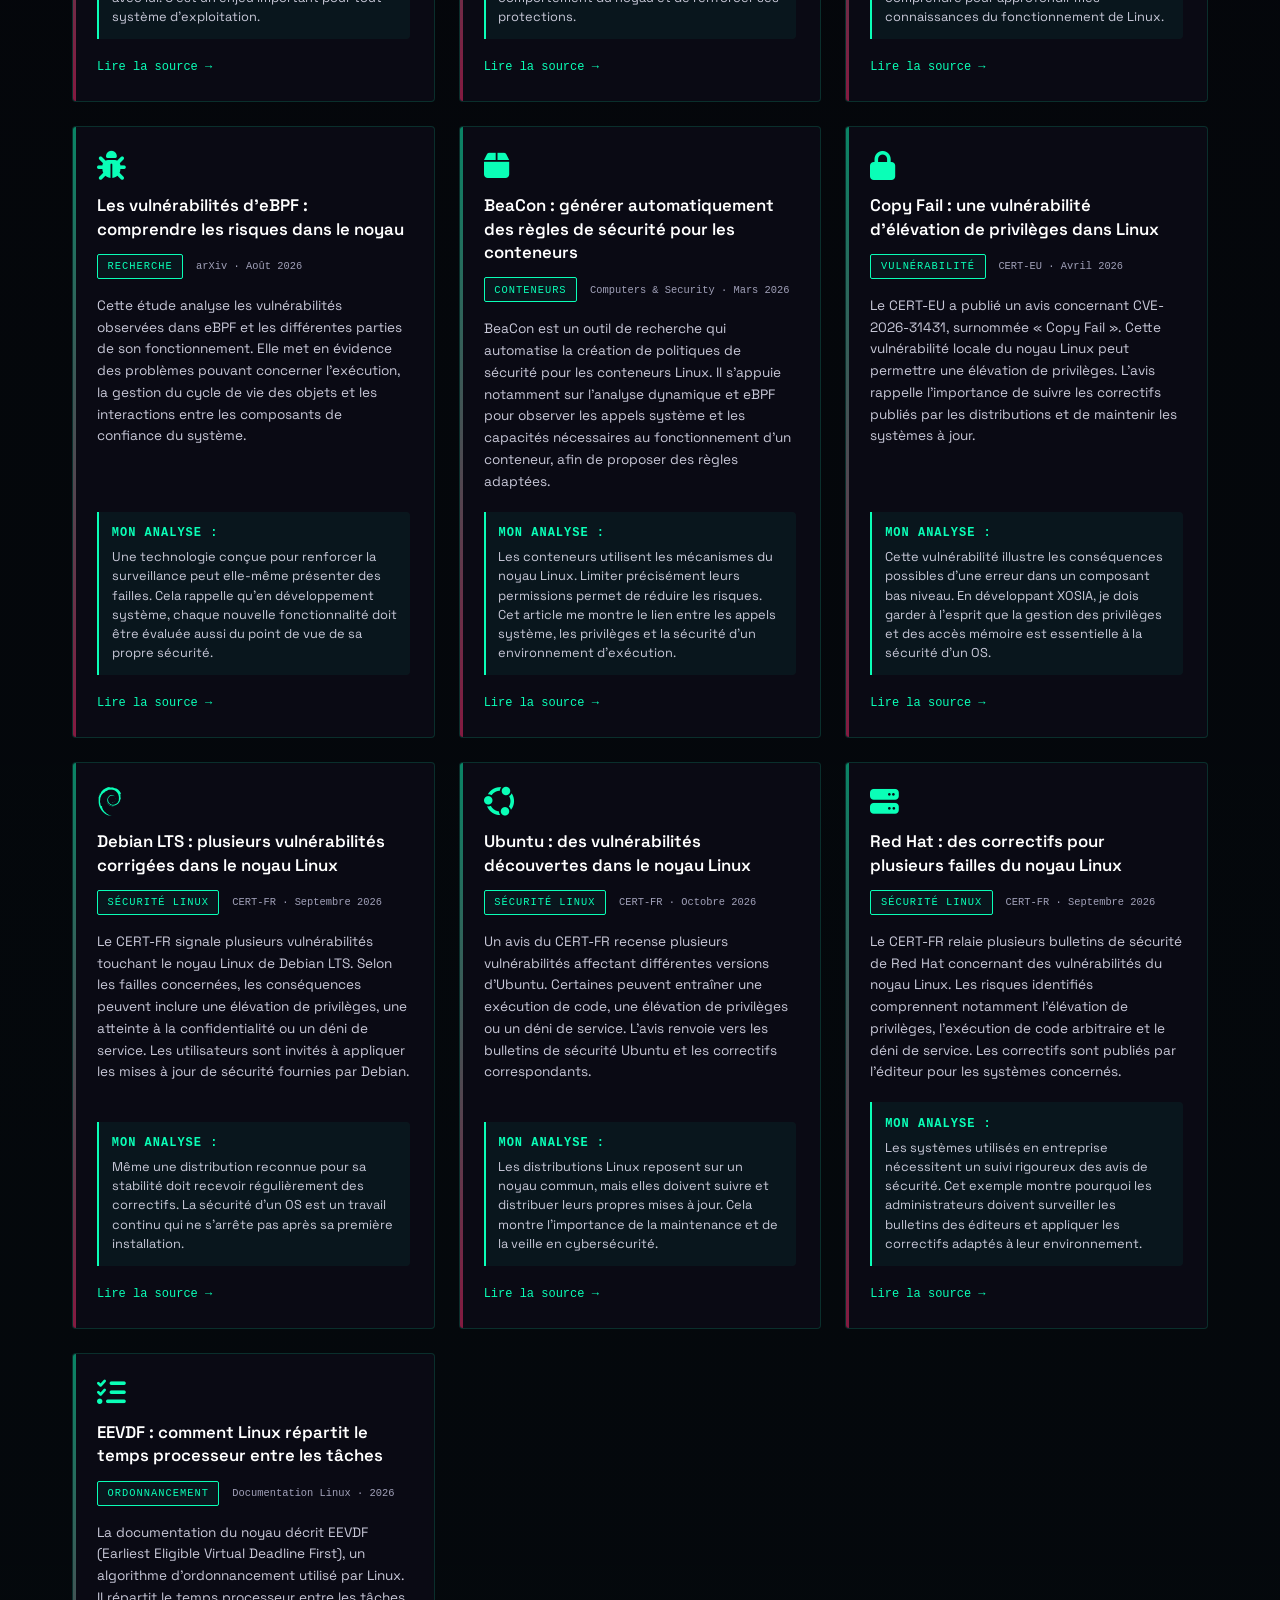
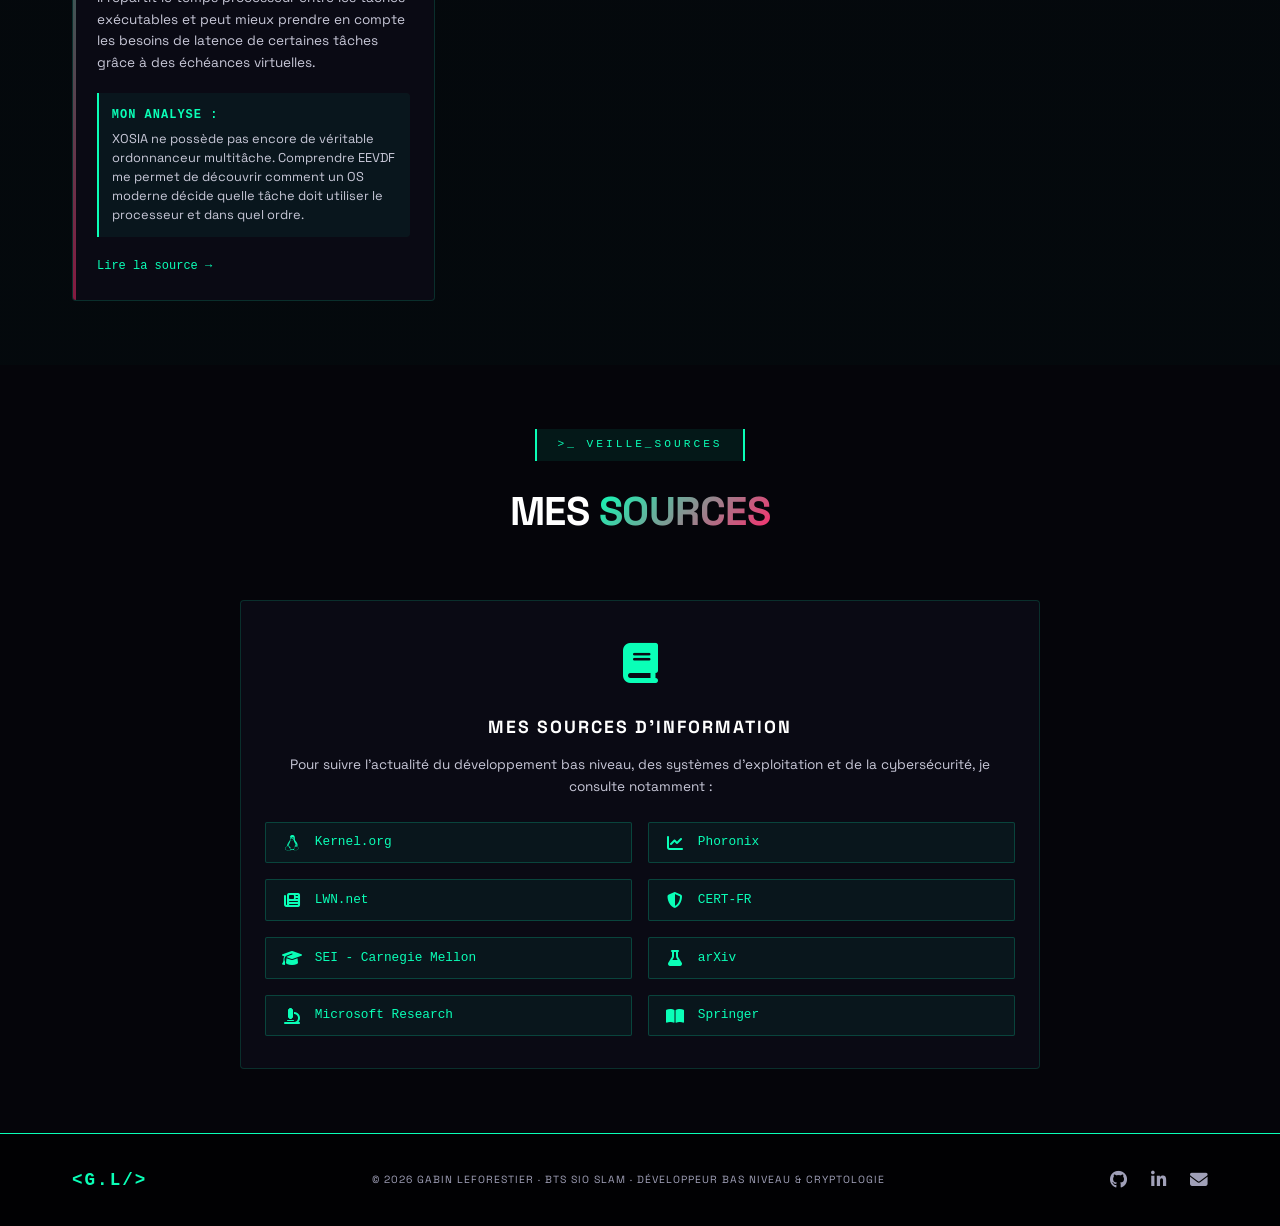
<file: veille.html>
<!DOCTYPE html>
<html lang="fr">
<head>
    <meta charset="UTF-8">
    <meta name="viewport" content="width=device-width, initial-scale=1.0">
    <link rel="stylesheet" href="./style/style.css">
    <title>Veille Technologique - Gabin LEFORESTIER | Portfolio BTS SIO</title>
    <link rel="preconnect" href="https://fonts.googleapis.com">
    <link rel="preconnect" href="https://fonts.gstatic.com" crossorigin>
    <link href="https://fonts.googleapis.com/css2?family=Space+Grotesk:wght@300;400;500;600;700&display=swap" rel="stylesheet">
    <link rel="stylesheet" href="https://cdnjs.cloudflare.com/ajax/libs/font-awesome/6.5.1/css/all.min.css">
</head>
<body>

    <div class="grid-bg"></div>

    <nav>
        <a href="index.html">ACCUEIL</a>
        <a href="competence.html">COMPÉTENCES</a>
        <a href="projets.html">PROJETS</a>
        <a href="veille.html">VEILLE</a>
        <div class="dropdown">
            <a href="contexte.html" class="dropdown-toggle">CONTEXTE</a>
            <span class="dropdown-arrow"><i class="fas fa-chevron-down"></i></span>
            <div class="dropdown-menu">
                <a href="contexte.html#contexte-pro-1"><i class="fas fa-circle"></i> Contexte Pro 1</a>
                <a href="contexte.html#contexte-pro-2"><i class="fas fa-circle"></i> Contexte Pro 2</a>
                <a href="contexte.html#contexte-pro-3"><i class="fas fa-circle"></i> Contexte Pro 3</a>
            </div>
        </div>
    </nav>

    <section class="hero projets-hero">
        <div class="hero-content">
            <div class="hero-badge">
                <span class="badge-text">
                    <i class="fas fa-satellite-dish"></i> // VEILLE_TECHNOLOGIQUE
                </span>
            </div>
            <h1 class="hero-title">
                <span class="title-line">REVUE DE</span>
                <span class="title-line glitch-text">PRESSE</span>
            </h1>
            <div class="hero-subtitle">
                <div class="typewriter">
                    <span class="static-text">L'actualité du développement bas niveau et des OS</span>
                </div>
                <p class="sub-badge">▸ MATHÉMATIQUE : SYSTÈMES &amp; SÉCURITÉ</p>
            </div>
        </div>
        <div class="hero-scroll">
            <div class="scroll-line"></div>
            <span>// SCROLL_TO_EXPLORE</span>
        </div>
    </section>

    <section class="projects-section">
        <div class="container">
            <div class="section-header">
                <span class="section-tag">&gt;_ MA_DÉMARCHE</span>
                <h2 class="section-title">POURQUOI CETTE <span class="title-accent">VEILLE</span> ?</h2>
            </div>
            <div class="project-major">
                <div class="project-major-content" style="display: block; text-align: center; padding: 2rem;">
                    <p class="project-major-desc" style="max-width: 800px; margin: 0 auto; font-size: 1.1rem;">
                        Pour ma veille technologique, je suis l'actualité du <strong>développement bas niveau et de la sécurité des systèmes d'exploitation</strong>.
                        Ayant moi-même développé un OS en C et en Assembleur (XOSIA OS), cette veille me permet de confronter mon expérience aux évolutions du secteur et de mieux comprendre les enjeux de la conception des systèmes.
                    </p>
                </div>
            </div>
        </div>
    </section>

    <section class="projects-section" style="background: linear-gradient(180deg, transparent, rgba(10, 255, 183, 0.02));">
        <div class="container">
            <div class="section-header">
                <span class="section-tag">&gt;_ MES_LECTURES</span>
                <h2 class="section-title">L'ACTUALITÉ <span class="title-accent">DÉCRYPTÉE</span></h2>
            </div>

            <div class="veille-grid">

                <!-- THEME 1 : EVOLUTION DU NOYAU LINUX -->

                <div class="veille-card">
                    <div class="project-icon-large"><i class="fab fa-linux"></i></div>
                    <h3>Linux 7.3 : de meilleures performances et de nouveaux pilotes</h3>
                    <div class="veille-meta"><span class="veille-badge">NOYAU LINUX</span><span>Phoronix · Octobre 2026</span></div>
                    <p>La version 7.3 du noyau Linux apporte plusieurs évolutions, notamment des améliorations des performances d'entrée-sortie, des préparatifs pour les processeurs AMD Zen 6 et de nouveaux changements concernant les pilotes matériels. Cette version illustre le travail continu réalisé sur le noyau pour prendre en charge les nouveaux composants.</p>
                    <div class="veille-analysis"><strong>Mon analyse :</strong> Un système d'exploitation doit évoluer avec le matériel. En développant XOSIA, je travaille à une échelle beaucoup plus réduite, mais cet article me montre l'importance des pilotes et de l'optimisation du noyau.</div>
                    <a href="https://www.phoronix.com/news/Linux-7.3-Released" target="_blank" rel="noopener noreferrer" class="veille-link">Lire la source →</a>
                </div>

                <div class="veille-card">
                    <div class="project-icon-large"><i class="fab fa-linux"></i></div>
                    <h3>Linux 7.4-rc1 : une phase de développement particulièrement importante</h3>
                    <div class="veille-meta"><span class="veille-badge">NOYAU LINUX</span><span>LWN.net · Novembre 2026</span></div>
                    <p>Linus Torvalds a annoncé la première version candidate de Linux 7.4. Cette phase de développement rassemble près de 20 000 changements, contre environ 15 000 habituellement. Elle permet aux développeurs et aux testeurs de vérifier les nouveautés avant la publication de la version stable.</p>
                    <div class="veille-analysis"><strong>Mon analyse :</strong> Le développement d'un noyau est un travail collectif qui demande beaucoup de tests. Pour XOSIA, cela me rappelle qu'ajouter des fonctionnalités ne suffit pas : il faut aussi vérifier leur stabilité avant de les considérer comme terminées.</div>
                    <a href="https://prodcs.lwn.net/Articles/1104653/" target="_blank" rel="noopener noreferrer" class="veille-link">Lire la source →</a>
                </div>

                <div class="veille-card">
                    <div class="project-icon-large"><i class="fas fa-code-branch"></i></div>
                    <h3>Les versions actives du noyau Linux et leur maintenance</h3>
                    <div class="veille-meta"><span class="veille-badge">MAINTENANCE</span><span>Kernel.org · Novembre 2026</span></div>
                    <p>Le projet Linux distingue plusieurs types de versions : les versions principales, les versions stables et les versions à support prolongé (LTS). Les branches LTS reçoivent des corrections pendant plusieurs années, ce qui permet aux distributions et aux entreprises de conserver un noyau maintenu sans adopter immédiatement chaque nouvelle version.</p>
                    <div class="veille-analysis"><strong>Mon analyse :</strong> La maintenance est aussi importante que le développement initial. Pour un OS comme XOSIA, je devrai penser à corriger les problèmes déjà présents avant d'ajouter continuellement de nouvelles fonctionnalités.</div>
                    <a href="https://www.kernel.org/releases.html" target="_blank" rel="noopener noreferrer" class="veille-link">Lire la source →</a>
                </div>

                <div class="veille-card">
                    <div class="project-icon-large"><i class="fas fa-microchip"></i></div>
                    <h3>DAMON : de nouvelles possibilités pour surveiller l'utilisation de la mémoire</h3>
                    <div class="veille-meta"><span class="veille-badge">MÉMOIRE</span><span>Linux Kernel Mailing List · Novembre 2026</span></div>
                    <p>Les évolutions de DAMON, un mécanisme du noyau Linux, améliorent l'observation des accès mémoire. Les changements présentés pour le cycle Linux 7.4 incluent notamment des mécanismes liés aux grandes pages mémoire et à l'ajustement automatique de leur utilisation.</p>
                    <div class="veille-analysis"><strong>Mon analyse :</strong> La gestion de la mémoire est un élément central d'un système d'exploitation. Dans XOSIA, mes connaissances sont encore limitées sur ce sujet ; suivre DAMON me permet de découvrir comment un noyau complet observe et optimise l'utilisation de la RAM.</div>
                    <a href="https://lists.openwall.net/linux-kernel/2026/11/01/1155" target="_blank" rel="noopener noreferrer" class="veille-link">Lire la source →</a>
                </div>

                <!-- THEME 2 : RUST ET SECURITE MEMOIRE -->

                <div class="veille-card">
                    <div class="project-icon-large"><i class="fab fa-rust"></i></div>
                    <h3>Rust dans le noyau Linux : les abstractions qui sécurisent le code</h3>
                    <div class="veille-meta"><span class="veille-badge">RUST</span><span>Documentation Linux · 2026</span></div>
                    <p>La documentation officielle du noyau explique comment Rust peut interagir avec les fonctionnalités historiques écrites en C. Des abstractions Rust encapsulent certaines opérations du noyau afin de proposer des interfaces plus sûres. Les développeurs peuvent ainsi écrire certains pilotes et composants en Rust tout en réutilisant les services existants.</p>
                    <div class="veille-analysis"><strong>Mon analyse :</strong> XOSIA est développé en C et en Assembleur. Rust m'intéresse parce qu'il apporte des mécanismes de sécurité mémoire supplémentaires. Cet exemple montre qu'il est possible de moderniser progressivement un système sans abandonner tout le code C existant.</div>
                    <a href="https://cdn.kernel.org/doc/html/latest/rust/general-information.html" target="_blank" rel="noopener noreferrer" class="veille-link">Lire la source →</a>
                </div>

                <div class="veille-card">
                    <div class="project-icon-large"><i class="fas fa-shield-halved"></i></div>
                    <h3>Un modèle de propriété des pointeurs en C inspiré de Rust</h3>
                    <div class="veille-meta"><span class="veille-badge">SÉCURITÉ MÉMOIRE</span><span>CMU Software Engineering Institute · Juin 2026</span></div>
                    <p>Des chercheurs présentent un modèle destiné à améliorer la sécurité temporelle de la mémoire dans les programmes C. Inspirée notamment du système de propriété de Rust, cette approche vise à mieux détecter les erreurs liées à la durée de vie des objets et à l'utilisation de mémoire déjà libérée.</p>
                    <div class="veille-analysis"><strong>Mon analyse :</strong> En C, le développeur doit faire attention à la gestion des pointeurs et à la durée de vie des données. C'est directement lié à mon travail sur XOSIA : une mauvaise gestion mémoire peut provoquer des erreurs difficiles à diagnostiquer.</div>
                    <a href="https://www.sei.cmu.edu/library/a-pointer-ownership-model-for-c-inspired-by-rust/" target="_blank" rel="noopener noreferrer" class="veille-link">Lire la source →</a>
                </div>

                <div class="veille-card">
                    <div class="project-icon-large"><i class="fas fa-shield-halved"></i></div>
                    <h3>KrakenGuard : mieux isoler les programmes eBPF</h3>
                    <div class="veille-meta"><span class="veille-badge">SÉCURITÉ</span><span>Microsoft Research · Mai 2026</span></div>
                    <p>KrakenGuard est une recherche sur l'isolation des programmes eBPF exécutés dans le noyau Linux. Le projet propose de contrôler plus précisément les opérations qu'un programme eBPF est autorisé à effectuer. L'objectif est de limiter les risques lorsque plusieurs programmes ou utilisateurs partagent un même système.</p>
                    <div class="veille-analysis"><strong>Mon analyse :</strong> Cet article montre que la sécurité d'un noyau ne dépend pas uniquement de ses fonctionnalités, mais aussi des permissions accordées aux programmes qui interagissent avec lui. C'est un enjeu important pour tout système d'exploitation.</div>
                    <a href="https://www.microsoft.com/en-us/research/publication/krakenguard-towards-fine-grained-ebpf-isolation/" target="_blank" rel="noopener noreferrer" class="veille-link">Lire la source →</a>
                </div>

                <div class="veille-card">
                    <div class="project-icon-large"><i class="fas fa-shield-halved"></i></div>
                    <h3>kShield : une protection à l'exécution contre certaines attaques du noyau</h3>
                    <div class="veille-meta"><span class="veille-badge">CYBERSÉCURITÉ</span><span>Information and Software Technology · 2026</span></div>
                    <p>Cette recherche présente kShield, un mécanisme de défense utilisant eBPF pour surveiller et bloquer certaines techniques d'élévation de privilèges visant le noyau Linux. L'approche cherche à apporter une protection pendant l'exécution, sans dépendre uniquement de la correction individuelle de chaque vulnérabilité.</p>
                    <div class="veille-analysis"><strong>Mon analyse :</strong> Le noyau possède des privilèges très élevés : une faille à ce niveau peut compromettre tout le système. Cette recherche me fait comprendre l'intérêt de surveiller le comportement du noyau et de renforcer ses protections.</div>
                    <a href="https://www.sciencedirect.com/science/article/pii/S0950584926001163" target="_blank" rel="noopener noreferrer" class="veille-link">Lire la source →</a>
                </div>

                <!-- THEME 3 : eBPF ET SECURITE SYSTEME -->

                <div class="veille-card">
                    <div class="project-icon-large"><i class="fas fa-network-wired"></i></div>
                    <h3>eBPF et cybersécurité : une revue des mécanismes de protection</h3>
                    <div class="veille-meta"><span class="veille-badge">eBPF</span><span>International Journal of Information Security · Août 2026</span></div>
                    <p>Cette étude rassemble des travaux scientifiques sur l'utilisation d'eBPF en cybersécurité. Elle présente plusieurs domaines d'application : détection d'intrusion, protection des conteneurs, sécurité réseau et surveillance des systèmes. Elle souligne également des limites liées à la complexité des programmes et à la sécurité du mécanisme eBPF lui-même.</p>
                    <div class="veille-analysis"><strong>Mon analyse :</strong> eBPF montre qu'un noyau peut être étendu pour observer et sécuriser le système sans modifier directement toutes ses parties. C'est une technologie que je souhaite mieux comprendre pour approfondir mes connaissances du fonctionnement de Linux.</div>
                    <a href="https://link.springer.com/article/10.1007/s10207-026-01326-x" target="_blank" rel="noopener noreferrer" class="veille-link">Lire la source →</a>
                </div>

                <div class="veille-card">
                    <div class="project-icon-large"><i class="fas fa-bug"></i></div>
                    <h3>Les vulnérabilités d'eBPF : comprendre les risques dans le noyau</h3>
                    <div class="veille-meta"><span class="veille-badge">RECHERCHE</span><span>arXiv · Août 2026</span></div>
                    <p>Cette étude analyse les vulnérabilités observées dans eBPF et les différentes parties de son fonctionnement. Elle met en évidence des problèmes pouvant concerner l'exécution, la gestion du cycle de vie des objets et les interactions entre les composants de confiance du système.</p>
                    <div class="veille-analysis"><strong>Mon analyse :</strong> Une technologie conçue pour renforcer la surveillance peut elle-même présenter des failles. Cela rappelle qu'en développement système, chaque nouvelle fonctionnalité doit être évaluée aussi du point de vue de sa propre sécurité.</div>
                    <a href="https://arxiv.org/abs/2609.26254" target="_blank" rel="noopener noreferrer" class="veille-link">Lire la source →</a>
                </div>

                <div class="veille-card">
                    <div class="project-icon-large"><i class="fas fa-box"></i></div>
                    <h3>BeaCon : générer automatiquement des règles de sécurité pour les conteneurs</h3>
                    <div class="veille-meta"><span class="veille-badge">CONTENEURS</span><span>Computers &amp; Security · Mars 2026</span></div>
                    <p>BeaCon est un outil de recherche qui automatise la création de politiques de sécurité pour les conteneurs Linux. Il s'appuie notamment sur l'analyse dynamique et eBPF pour observer les appels système et les capacités nécessaires au fonctionnement d'un conteneur, afin de proposer des règles adaptées.</p>
                    <div class="veille-analysis"><strong>Mon analyse :</strong> Les conteneurs utilisent les mécanismes du noyau Linux. Limiter précisément leurs permissions permet de réduire les risques. Cet article me montre le lien entre les appels système, les privilèges et la sécurité d'un environnement d'exécution.</div>
                    <a href="https://www.sciencedirect.com/science/article/pii/S016740482500478X" target="_blank" rel="noopener noreferrer" class="veille-link">Lire la source →</a>
                </div>

                <div class="veille-card">
                    <div class="project-icon-large"><i class="fas fa-lock"></i></div>
                    <h3>Copy Fail : une vulnérabilité d'élévation de privilèges dans Linux</h3>
                    <div class="veille-meta"><span class="veille-badge">VULNÉRABILITÉ</span><span>CERT-EU · Avril 2026</span></div>
                    <p>Le CERT-EU a publié un avis concernant CVE-2026-31431, surnommée « Copy Fail ». Cette vulnérabilité locale du noyau Linux peut permettre une élévation de privilèges. L'avis rappelle l'importance de suivre les correctifs publiés par les distributions et de maintenir les systèmes à jour.</p>
                    <div class="veille-analysis"><strong>Mon analyse :</strong> Cette vulnérabilité illustre les conséquences possibles d'une erreur dans un composant bas niveau. En développant XOSIA, je dois garder à l'esprit que la gestion des privilèges et des accès mémoire est essentielle à la sécurité d'un OS.</div>
                    <a href="https://www.cert.europa.eu/publications/security-advisories/2026-005/" target="_blank" rel="noopener noreferrer" class="veille-link">Lire la source →</a>
                </div>

                <!-- THEME 4 : SECURITE DES DISTRIBUTIONS ET ARCHITECTURE -->

                <div class="veille-card">
                    <div class="project-icon-large"><i class="fab fa-debian"></i></div>
                    <h3>Debian LTS : plusieurs vulnérabilités corrigées dans le noyau Linux</h3>
                    <div class="veille-meta"><span class="veille-badge">SÉCURITÉ LINUX</span><span>CERT-FR · Septembre 2026</span></div>
                    <p>Le CERT-FR signale plusieurs vulnérabilités touchant le noyau Linux de Debian LTS. Selon les failles concernées, les conséquences peuvent inclure une élévation de privilèges, une atteinte à la confidentialité ou un déni de service. Les utilisateurs sont invités à appliquer les mises à jour de sécurité fournies par Debian.</p>
                    <div class="veille-analysis"><strong>Mon analyse :</strong> Même une distribution reconnue pour sa stabilité doit recevoir régulièrement des correctifs. La sécurité d'un OS est un travail continu qui ne s'arrête pas après sa première installation.</div>
                    <a href="https://www.cert.cyber.gouv.fr/avis/CERTFR-2026-AVI-1163/" target="_blank" rel="noopener noreferrer" class="veille-link">Lire la source →</a>
                </div>

                <div class="veille-card">
                    <div class="project-icon-large"><i class="fab fa-ubuntu"></i></div>
                    <h3>Ubuntu : des vulnérabilités découvertes dans le noyau Linux</h3>
                    <div class="veille-meta"><span class="veille-badge">SÉCURITÉ LINUX</span><span>CERT-FR · Octobre 2026</span></div>
                    <p>Un avis du CERT-FR recense plusieurs vulnérabilités affectant différentes versions d'Ubuntu. Certaines peuvent entraîner une exécution de code, une élévation de privilèges ou un déni de service. L'avis renvoie vers les bulletins de sécurité Ubuntu et les correctifs correspondants.</p>
                    <div class="veille-analysis"><strong>Mon analyse :</strong> Les distributions Linux reposent sur un noyau commun, mais elles doivent suivre et distribuer leurs propres mises à jour. Cela montre l'importance de la maintenance et de la veille en cybersécurité.</div>
                    <a href="https://www.cert.cyber.gouv.fr/avis/CERTFR-2026-AVI-1252/" target="_blank" rel="noopener noreferrer" class="veille-link">Lire la source →</a>
                </div>

                <div class="veille-card">
                    <div class="project-icon-large"><i class="fas fa-server"></i></div>
                    <h3>Red Hat : des correctifs pour plusieurs failles du noyau Linux</h3>
                    <div class="veille-meta"><span class="veille-badge">SÉCURITÉ LINUX</span><span>CERT-FR · Septembre 2026</span></div>
                    <p>Le CERT-FR relaie plusieurs bulletins de sécurité de Red Hat concernant des vulnérabilités du noyau Linux. Les risques identifiés comprennent notamment l'élévation de privilèges, l'exécution de code arbitraire et le déni de service. Les correctifs sont publiés par l'éditeur pour les systèmes concernés.</p>
                    <div class="veille-analysis"><strong>Mon analyse :</strong> Les systèmes utilisés en entreprise nécessitent un suivi rigoureux des avis de sécurité. Cet exemple montre pourquoi les administrateurs doivent surveiller les bulletins des éditeurs et appliquer les correctifs adaptés à leur environnement.</div>
                    <a href="https://www.cert.cyber.gouv.fr/avis/CERTFR-2026-AVI-1161/" target="_blank" rel="noopener noreferrer" class="veille-link">Lire la source →</a>
                </div>

                <div class="veille-card">
                    <div class="project-icon-large"><i class="fas fa-tasks"></i></div>
                    <h3>EEVDF : comment Linux répartit le temps processeur entre les tâches</h3>
                    <div class="veille-meta"><span class="veille-badge">ORDONNANCEMENT</span><span>Documentation Linux · 2026</span></div>
                    <p>La documentation du noyau décrit EEVDF (Earliest Eligible Virtual Deadline First), un algorithme d'ordonnancement utilisé par Linux. Il répartit le temps processeur entre les tâches exécutables et peut mieux prendre en compte les besoins de latence de certaines tâches grâce à des échéances virtuelles.</p>
                    <div class="veille-analysis"><strong>Mon analyse :</strong> XOSIA ne possède pas encore de véritable ordonnanceur multitâche. Comprendre EEVDF me permet de découvrir comment un OS moderne décide quelle tâche doit utiliser le processeur et dans quel ordre.</div>
                    <a href="https://kernel.org/doc/html/latest/scheduler/sched-eevdf.html" target="_blank" rel="noopener noreferrer" class="veille-link">Lire la source →</a>
                </div>

            </div>
        </div>
    </section>

    <section class="projects-section">
        <div class="container">
            <div class="section-header">
                <span class="section-tag">&gt;_ VEILLE_SOURCES</span>
                <h2 class="section-title">MES <span class="title-accent">SOURCES</span></h2>
            </div>
            <div class="learning-grid" style="grid-template-columns: 1fr; max-width: 800px; margin: 0 auto;">
                <div class="learning-card">
                    <div class="learning-icon"><i class="fas fa-book"></i></div>
                    <h3>MES SOURCES D'INFORMATION</h3>
                    <p>Pour suivre l'actualité du développement bas niveau, des systèmes d'exploitation et de la cybersécurité, je consulte notamment :</p>
                    <div class="learning-links" style="display: grid; grid-template-columns: repeat(2, 1fr); gap: 1rem; margin-top: 1.5rem;">
                        <a href="https://www.kernel.org/" target="_blank" rel="noopener noreferrer" class="learning-link"><i class="fab fa-linux"></i> <span>Kernel.org</span></a>
                        <a href="https://www.phoronix.com/" target="_blank" rel="noopener noreferrer" class="learning-link"><i class="fas fa-chart-line"></i> <span>Phoronix</span></a>
                        <a href="https://lwn.net/" target="_blank" rel="noopener noreferrer" class="learning-link"><i class="fas fa-newspaper"></i> <span>LWN.net</span></a>
                        <a href="https://www.cert.ssi.gouv.fr/" target="_blank" rel="noopener noreferrer" class="learning-link"><i class="fas fa-shield-halved"></i> <span>CERT-FR</span></a>
                        <a href="https://www.sei.cmu.edu/" target="_blank" rel="noopener noreferrer" class="learning-link"><i class="fas fa-graduation-cap"></i> <span>SEI - Carnegie Mellon</span></a>
                        <a href="https://arxiv.org/" target="_blank" rel="noopener noreferrer" class="learning-link"><i class="fas fa-flask"></i> <span>arXiv</span></a>
                        <a href="https://www.microsoft.com/en-us/research/" target="_blank" rel="noopener noreferrer" class="learning-link"><i class="fas fa-microscope"></i> <span>Microsoft Research</span></a>
                        <a href="https://link.springer.com/" target="_blank" rel="noopener noreferrer" class="learning-link"><i class="fas fa-book-open"></i> <span>Springer</span></a>
                    </div>
                </div>
            </div>
        </div>
    </section>

    <footer class="footer">
        <div class="container">
            <div class="footer-content">
                <div class="footer-logo"><span class="glitch-small">&lt;G.L/&gt;</span></div>
                <p class="footer-text">© 2026 GABIN LEFORESTIER · BTS SIO SLAM · DÉVELOPPEUR BAS NIVEAU &amp; CRYPTOLOGIE</p>
                <div class="footer-social">
                    <a href="#"><i class="fab fa-github"></i></a>
                    <a href="#"><i class="fab fa-linkedin-in"></i></a>
                    <a href="#"><i class="fas fa-envelope"></i></a>
                </div>
            </div>
        </div>
    </footer>

</body>
</html>
</file>
<file: style/style.css>
/* ============================================================
   RESET & VARIABLES
============================================================ */
* {
    margin: 0;
    padding: 0;
    box-sizing: border-box;
}

:root {
    --primary: #0affb7;
    --primary-dark: #00cc8f;
    --secondary: #ff2a6d;
    --accent: #7a2eff;
    --dark-bg: #05050a;
    --darker-bg: #010103;
    --card-bg: #0a0a14;
    --card-bg-light: #10101c;
    --text: #ffffff;
    --text-dim: #a0a0b8;
    --text-soft: #c8c8d8;
    --border-soft: rgba(10, 255, 183, 0.15);
    --border-med: rgba(10, 255, 183, 0.3);
    --glow-primary: 0 0 20px rgba(10, 255, 183, 0.25);
    --glow-secondary: 0 0 20px rgba(255, 42, 109, 0.25);
}

body {
    font-family: 'Space Grotesk', 'Courier New', monospace;
    background: var(--dark-bg);
    color: var(--text);
    line-height: 1.6;
    overflow-x: hidden;
}

.grid-bg {
    position: fixed;
    inset: 0;
    background-image:
        linear-gradient(rgba(10, 255, 183, 0.05) 1px, transparent 1px),
        linear-gradient(90deg, rgba(10, 255, 183, 0.05) 1px, transparent 1px);
    background-size: 50px 50px;
    pointer-events: none;
    z-index: 0;
}

/* ============================================================
   NAVIGATION
============================================================ */
nav {
    position: fixed;
    top: 0;
    width: 100%;
    display: flex;
    justify-content: center;
    align-items: center;
    gap: 3rem;
    padding: 1rem 2rem;
    background: rgba(1, 1, 3, 0.95);
    border-bottom: 1px solid var(--primary);
    z-index: 1000;
    letter-spacing: 2px;
    box-shadow: 0 0 20px rgba(10, 255, 183, 0.15);
}

nav > a {
    color: var(--text);
    text-decoration: none;
    font-size: 0.8rem;
    font-weight: 500;
    font-family: monospace;
    padding: 0.5rem 0;
    position: relative;
    transition: all 0.3s ease;
}

nav > a::before,
nav > a::after {
    color: var(--primary);
    opacity: 0;
    transition: opacity 0.3s ease;
}
nav > a::before { content: '['; }
nav > a::after  { content: ']'; }

nav > a:hover::before,
nav > a:hover::after { opacity: 1; }

nav > a:hover {
    color: var(--primary);
    text-shadow: 0 0 8px var(--primary);
    letter-spacing: 3px;
}

/* ============================================================
   MENU DÉROULANT
============================================================ */
.dropdown {
    position: relative;
    display: inline-flex;
    align-items: center;
    gap: 0.35rem;
    padding: 0.5rem 0;
}

.dropdown-toggle {
    color: var(--text);
    text-decoration: none;
    font-size: 0.8rem;
    font-weight: 500;
    font-family: monospace;
    letter-spacing: 2px;
    transition: all 0.3s ease;
}

.dropdown-arrow {
    color: var(--text);
    font-size: 0.65rem;
    display: inline-flex;
    align-items: center;
    justify-content: center;
    transition: all 0.3s ease;
}

.dropdown-arrow i {
    transition: transform 0.3s ease;
}

.dropdown-menu {
    position: absolute;
    top: 100%;
    left: 50%;
    transform: translateX(-50%);
    background: rgba(1, 1, 3, 0.98);
    border: 1px solid var(--primary);
    min-width: 290px;
    padding: 0.5rem 0;
    opacity: 0;
    visibility: hidden;
    transition: opacity 0.3s ease, visibility 0.3s ease;
    box-shadow: 0 0 25px rgba(10, 255, 183, 0.2);
    z-index: 1100;
    pointer-events: none;
}

.dropdown-menu::before {
    content: '';
    position: absolute;
    top: -20px;
    left: 0;
    width: 100%;
    height: 20px;
}

.dropdown:hover .dropdown-menu {
    opacity: 1;
    visibility: visible;
    pointer-events: auto;
}

.dropdown:hover .dropdown-arrow i {
    transform: rotate(180deg);
    color: var(--primary);
}

.dropdown:hover .dropdown-toggle {
    color: var(--primary);
    text-shadow: 0 0 8px var(--primary);
    letter-spacing: 3px;
}

.dropdown-menu a {
    display: flex;
    align-items: center;
    gap: 0.8rem;
    padding: 0.8rem 1.2rem;
    color: var(--text);
    font-size: 0.7rem;
    letter-spacing: 1px;
    font-family: monospace;
    text-decoration: none;
    border-left: 3px solid transparent;
    transition: all 0.3s ease;
}

.dropdown-menu a i {
    font-size: 0.4rem;
    color: var(--primary);
    transition: all 0.3s ease;
}

.dropdown-menu a:hover {
    background: rgba(10, 255, 183, 0.08);
    color: var(--primary);
    border-left-color: var(--primary);
    padding-left: 1.5rem;
}

.dropdown-menu a:hover i {
    color: var(--secondary);
    transform: scale(1.5);
}

/* ============================================================
   CONTAINER & SECTIONS
============================================================ */
.container {
    max-width: 1200px;
    margin: 0 auto;
    padding: 0 2rem;
    position: relative;
    z-index: 2;
}

.section-header {
    text-align: center;
    margin-bottom: 3.5rem;
}

.section-tag {
    color: var(--primary);
    font-family: monospace;
    font-size: 0.7rem;
    letter-spacing: 3px;
    background: rgba(10, 255, 183, 0.08);
    padding: 0.45rem 1.3rem;
    display: inline-block;
    margin-bottom: 1.2rem;
    border-left: 2px solid var(--primary);
    border-right: 2px solid var(--primary);
}

.section-title {
    font-size: 2.5rem;
    font-weight: 700;
    letter-spacing: -0.5px;
    text-transform: uppercase;
}

.title-accent {
    background: linear-gradient(135deg, var(--primary), var(--secondary));
    -webkit-background-clip: text;
    background-clip: text;
    color: transparent;
}

.section-subtitle {
    color: var(--text-dim);
    font-family: monospace;
    font-size: 0.85rem;
    letter-spacing: 2px;
    margin-top: 0.6rem;
}

/* ============================================================
   HERO
============================================================ */
.hero {
    min-height: 100vh;
    display: flex;
    flex-direction: column;
    justify-content: center;
    align-items: center;
    text-align: center;
    padding: 8rem 2rem 4rem;
    position: relative;
    z-index: 2;
}

.projets-hero,
.competences-hero {
    min-height: 60vh;
    padding: 8rem 2rem 4rem;
}

.hero-content {
    max-width: 1000px;
}

.hero-badge {
    display: inline-block;
    margin-bottom: 1.8rem;
}

.badge-text {
    background: rgba(10, 255, 183, 0.06);
    border: 1px solid var(--primary);
    padding: 0.55rem 1.3rem;
    font-size: 0.7rem;
    letter-spacing: 2px;
    color: var(--primary);
    font-family: monospace;
}

.badge-text i { margin-right: 8px; }

.hero-title {
    margin-bottom: 1.5rem;
}

.title-line {
    display: block;
    font-size: 4.5rem;
    font-weight: 800;
    letter-spacing: -2px;
    text-transform: uppercase;
    line-height: 1.05;
}

.glitch-text {
    transition: all 0.1s ease;
}

.glitch-text:hover {
    animation: glitchAnim 0.3s infinite;
}

@keyframes glitchAnim {
    0%, 100% { text-shadow: none; }
    25% { text-shadow: -2px 0 var(--secondary), 2px 0 var(--primary); }
    50% { text-shadow: 2px 0 var(--secondary), -2px 0 var(--primary); }
    75% { text-shadow: -1px 0 var(--accent), 1px 0 var(--primary); }
}

.hero-subtitle {
    margin-bottom: 1.5rem;
}

.typewriter {
    margin-bottom: 0.5rem;
}

.static-text {
    display: block;
    font-size: 1.4rem;
    font-family: monospace;
    color: var(--primary);
    text-shadow: 0 0 8px var(--primary);
}

.sub-badge {
    font-size: 0.7rem;
    color: var(--text-dim);
    letter-spacing: 3px;
    font-family: monospace;
}

.hero-description {
    font-size: 0.95rem;
    margin: 1.5rem auto;
    color: var(--text-dim);
    font-family: monospace;
}

.cmd { color: var(--primary); }

.hero-buttons {
    display: flex;
    gap: 1.5rem;
    justify-content: center;
    flex-wrap: wrap;
    margin: 2rem 0;
}

/* ============================================================
   BUTTONS
============================================================ */
.btn {
    display: inline-flex;
    align-items: center;
    gap: 0.8rem;
    padding: 0.8rem 1.8rem;
    font-weight: 600;
    text-decoration: none;
    transition: all 0.3s ease;
    font-size: 0.75rem;
    letter-spacing: 2px;
    font-family: monospace;
    border: none;
    cursor: pointer;
    position: relative;
    overflow: hidden;
}

.btn-primary {
    background: linear-gradient(135deg, var(--primary), var(--primary-dark));
    color: #000000;
    box-shadow: 0 0 15px rgba(10, 255, 183, 0.4);
}

.btn-primary:hover {
    transform: translateY(-3px);
    box-shadow: 0 0 25px var(--primary);
}

.btn-outline {
    background: transparent;
    border: 1px solid var(--primary);
    color: var(--primary);
}

.btn-outline:hover {
    background: rgba(10, 255, 183, 0.1);
    transform: translateY(-3px);
    box-shadow: 0 0 15px rgba(10, 255, 183, 0.3);
}

.btn-secondary {
    background: transparent;
    border: 1px solid var(--secondary);
    color: var(--secondary);
    display: inline-flex;
    align-items: center;
    gap: 0.8rem;
    text-decoration: none;
}

.btn-secondary:hover {
    background: rgba(255, 42, 109, 0.1);
    transform: translateY(-3px);
    box-shadow: 0 0 15px rgba(255, 42, 109, 0.3);
}

/* ============================================================
   TECH STACK
============================================================ */
.tech-stack {
    display: flex;
    flex-wrap: wrap;
    justify-content: center;
    gap: 0.8rem;
    margin-top: 2rem;
}

.tech-item {
    font-family: monospace;
    font-size: 0.65rem;
    padding: 0.3rem 1rem;
    border: 1px solid var(--primary);
    background: rgba(10, 255, 183, 0.05);
    color: var(--primary);
    letter-spacing: 1px;
    transition: all 0.3s ease;
}

.tech-item:hover {
    background: rgba(10, 255, 183, 0.15);
    transform: translateY(-2px);
    box-shadow: 0 0 10px var(--primary);
}

/* ============================================================
   SCROLL INDICATOR
============================================================ */
.hero-scroll {
    position: absolute;
    bottom: 2rem;
    display: flex;
    flex-direction: column;
    align-items: center;
    gap: 0.5rem;
    color: var(--text-dim);
    font-size: 0.6rem;
    font-family: monospace;
}

.scroll-line {
    width: 2px;
    height: 45px;
    background: linear-gradient(180deg, var(--primary), transparent);
    animation: scrollMove 1.2s ease infinite;
}

@keyframes scrollMove {
    0% { height: 15px; opacity: 0.4; }
    50% { height: 45px; opacity: 1; }
    100% { height: 15px; opacity: 0.4; }
}

/* ============================================================
   PROJECT STATS HERO
============================================================ */
.project-stats-hero {
    display: flex;
    justify-content: center;
    gap: 2rem;
    margin-top: 1.5rem;
    flex-wrap: wrap;
}

.hero-stat {
    text-align: center;
    padding: 0.4rem 1.2rem;
    border: 1px solid rgba(10, 255, 183, 0.3);
    background: rgba(10, 255, 183, 0.05);
}

.hero-stat-number {
    display: block;
    font-size: 1.8rem;
    font-weight: 700;
    color: var(--primary);
    text-shadow: 0 0 10px var(--primary);
}

.hero-stat-label {
    font-family: monospace;
    font-size: 0.6rem;
    letter-spacing: 2px;
    color: var(--text-dim);
}

/* ============================================================
   SECTION CV
============================================================ */
.cv-section {
    padding: 4rem 0;
    background: linear-gradient(180deg, transparent, rgba(10, 255, 183, 0.02));
    position: relative;
    z-index: 2;
}

.cv-container {
    background: var(--card-bg);
    border: 1px solid var(--primary);
    padding: 1rem;
    box-shadow: 0 0 30px rgba(10, 255, 183, 0.1);
}

.cv-buttons {
    display: flex;
    justify-content: flex-end;
    gap: 1rem;
    margin-bottom: 1rem;
    padding-bottom: 0.8rem;
    border-bottom: 1px solid rgba(10, 255, 183, 0.2);
}

.cv-close-btn {
    font-family: monospace;
    font-size: 0.7rem;
    padding: 0.4rem 1rem;
    background: transparent;
    border: 1px solid var(--secondary);
    color: var(--secondary);
    cursor: pointer;
    display: inline-flex;
    align-items: center;
    gap: 0.5rem;
    transition: all 0.3s ease;
}

.cv-close-btn:hover {
    background: rgba(255, 42, 109, 0.15);
    transform: translateY(-2px);
    box-shadow: 0 0 10px var(--secondary);
}

.cv-download-btn {
    font-family: monospace;
    font-size: 0.7rem;
    padding: 0.4rem 1rem;
    background: transparent;
    border: 1px solid var(--primary);
    color: var(--primary);
    text-decoration: none;
    display: inline-flex;
    align-items: center;
    gap: 0.5rem;
    transition: all 0.3s ease;
}

.cv-download-btn:hover {
    background: rgba(10, 255, 183, 0.1);
    transform: translateY(-2px);
    box-shadow: 0 0 10px var(--primary);
}

.cv-iframe {
    width: 100%;
    height: 80vh;
    min-height: 600px;
    border: none;
    background: white;
}

/* ============================================================
   SECTION IDENTITÉ PROFESSIONNELLE
============================================================ */
.identity {
    padding: 5rem 0;
    position: relative;
    z-index: 2;
}

.identity-grid {
    display: grid;
    grid-template-columns: 1fr 1.2fr;
    gap: 2rem;
}

.identity-card {
    background: var(--card-bg);
    border: 1px solid var(--border-soft);
    padding: 2rem;
    transition: all 0.3s ease;
    position: relative;
    border-radius: 4px;
}

.identity-card:hover {
    transform: translateY(-5px);
    border-color: var(--primary);
    box-shadow: var(--glow-primary);
}

.main-card {
    text-align: center;
}

.identity-avatar {
    font-size: 3rem;
    color: var(--primary);
    margin-bottom: 1rem;
    animation: iconPulse 2s ease infinite;
}

@keyframes iconPulse {
    0%, 100% { text-shadow: 0 0 0 var(--primary); transform: scale(1); }
    50% { text-shadow: 0 0 20px var(--primary); transform: scale(1.05); }
}

.identity-card h3 {
    font-size: 1.5rem;
    margin-bottom: 0.5rem;
    letter-spacing: 1px;
}

.identity-role {
    color: var(--primary);
    font-family: monospace;
    font-size: 0.85rem;
    margin-bottom: 1.5rem;
}

.identity-quote {
    color: var(--text-soft);
    font-style: italic;
    border-left: 3px solid var(--primary);
    padding-left: 1rem;
    text-align: left;
    margin-bottom: 1.5rem;
    font-size: 0.9rem;
}

.identity-info {
    display: flex;
    flex-direction: column;
    gap: 0.8rem;
    text-align: left;
}

.info-line {
    display: flex;
    align-items: center;
    gap: 0.8rem;
    color: var(--text-soft);
    font-size: 0.85rem;
}

.info-line i {
    color: var(--primary);
    width: 20px;
    font-size: 1rem;
}

.orientation-card {
    border-color: rgba(255, 42, 109, 0.3);
}

.orientation-card:hover {
    border-color: var(--secondary);
    box-shadow: var(--glow-secondary);
}

.card-icon {
    font-size: 2rem;
    color: var(--secondary);
    margin-bottom: 1rem;
}

.orientation-card h3 {
    font-size: 1.2rem;
    margin-bottom: 1.5rem;
    letter-spacing: 2px;
    color: var(--secondary);
}

.orientation-target {
    background: rgba(255, 42, 109, 0.05);
    border: 1px solid rgba(255, 42, 109, 0.2);
    padding: 1rem;
    margin-bottom: 1rem;
    display: flex;
    justify-content: space-between;
    align-items: center;
    flex-wrap: wrap;
    gap: 0.5rem;
    border-radius: 4px;
}

.target-label {
    font-family: monospace;
    font-size: 0.7rem;
    color: var(--text-dim);
    letter-spacing: 2px;
}

.target-value {
    font-family: monospace;
    font-size: 0.95rem;
    font-weight: 600;
    color: var(--secondary);
    letter-spacing: 1px;
}

.orientation-desc {
    color: var(--text-soft);
    font-size: 0.9rem;
    margin: 1.5rem 0;
    line-height: 1.7;
}

.orientation-tags {
    display: flex;
    flex-wrap: wrap;
    gap: 0.5rem;
    margin-top: 1rem;
}

.orientation-tags span {
    font-family: monospace;
    font-size: 0.65rem;
    padding: 0.25rem 0.8rem;
    background: rgba(255, 42, 109, 0.1);
    border: 1px solid rgba(255, 42, 109, 0.3);
    color: var(--secondary);
    border-radius: 2px;
}

/* ============================================================
   SECTION FORMATIONS
============================================================ */
.formations {
    padding: 5rem 0;
    background: linear-gradient(180deg, transparent, rgba(10, 255, 183, 0.02));
    position: relative;
    z-index: 2;
}

.timeline {
    position: relative;
    max-width: 900px;
    margin: 0 auto;
    padding-left: 2rem;
}

.timeline::before {
    content: '';
    position: absolute;
    left: 0;
    top: 0;
    bottom: 0;
    width: 2px;
    background: linear-gradient(180deg, var(--primary), var(--secondary), transparent);
}

.timeline-item {
    position: relative;
    margin-bottom: 2.5rem;
}

.timeline-dot {
    position: absolute;
    left: -2.45rem;
    top: 1.5rem;
    width: 16px;
    height: 16px;
    border-radius: 50%;
    background: var(--primary);
    box-shadow: 0 0 15px var(--primary);
    animation: dotPulse 2s ease infinite;
}

@keyframes dotPulse {
    0%, 100% { box-shadow: 0 0 10px var(--primary); }
    50% { box-shadow: 0 0 25px var(--primary); }
}

.timeline-content {
    background: var(--card-bg);
    border: 1px solid var(--border-soft);
    padding: 1.5rem;
    transition: all 0.3s ease;
    border-radius: 4px;
}

.timeline-content:hover {
    transform: translateX(5px);
    border-color: var(--primary);
    box-shadow: var(--glow-primary);
}

.timeline-date {
    font-family: monospace;
    font-size: 0.75rem;
    color: var(--primary);
    letter-spacing: 2px;
    margin-bottom: 0.5rem;
}

.timeline-content h3 {
    font-size: 1.2rem;
    margin-bottom: 0.3rem;
}

.timeline-subtitle {
    color: var(--primary);
    font-size: 0.8rem;
    font-family: monospace;
    margin-bottom: 0.8rem;
}

.timeline-place {
    color: var(--text-dim);
    font-size: 0.8rem;
    margin-bottom: 0.8rem;
    display: flex;
    align-items: center;
    gap: 0.5rem;
}

.timeline-place i {
    color: var(--secondary);
}

.timeline-desc {
    color: var(--text-soft);
    font-size: 0.85rem;
    line-height: 1.6;
    margin-bottom: 1rem;
}

.timeline-tags {
    display: flex;
    flex-wrap: wrap;
    gap: 0.5rem;
}

.timeline-tags span {
    font-family: monospace;
    font-size: 0.65rem;
    padding: 0.2rem 0.7rem;
    background: rgba(10, 255, 183, 0.1);
    border: 1px solid rgba(10, 255, 183, 0.3);
    color: var(--primary);
    border-radius: 2px;
}

/* ============================================================
   SECTION AUTO-FORMATION
============================================================ */
.self-learning {
    padding: 5rem 0;
    position: relative;
    z-index: 2;
}

.learning-intro {
    max-width: 800px;
    margin: 0 auto 3rem;
    text-align: center;
    color: var(--text-soft);
    font-size: 1rem;
    line-height: 1.7;
}

.learning-intro strong {
    color: var(--primary);
}

.learning-grid {
    display: grid;
    grid-template-columns: repeat(2, 1fr);
    gap: 1.5rem;
}

.learning-card {
    background: var(--card-bg);
    border: 1px solid var(--border-soft);
    padding: 2rem 1.5rem;
    text-align: center;
    transition: all 0.3s ease;
    border-radius: 4px;
}

.learning-card:hover {
    transform: translateY(-5px);
    border-color: var(--primary);
    box-shadow: var(--glow-primary);
}

.learning-icon {
    font-size: 2.5rem;
    color: var(--primary);
    margin-bottom: 1rem;
}

.learning-card h3 {
    font-size: 1.1rem;
    margin-bottom: 0.8rem;
    letter-spacing: 2px;
}

.learning-card > p {
    color: var(--text-soft);
    font-size: 0.85rem;
    margin-bottom: 1.2rem;
}

.learning-links {
    display: flex;
    flex-direction: column;
    gap: 0.6rem;
}

.learning-link {
    display: flex;
    align-items: center;
    gap: 0.8rem;
    padding: 0.6rem 1rem;
    background: rgba(10, 255, 183, 0.05);
    border: 1px solid rgba(10, 255, 183, 0.2);
    color: var(--primary);
    text-decoration: none;
    font-family: monospace;
    font-size: 0.8rem;
    transition: all 0.3s ease;
    border-radius: 2px;
}

.learning-link:hover {
    background: rgba(10, 255, 183, 0.15);
    transform: translateX(5px);
    box-shadow: 0 0 10px rgba(10, 255, 183, 0.2);
}

.learning-link i {
    font-size: 1rem;
    width: 20px;
}

.learning-link.static {
    cursor: default;
    color: var(--text-dim);
    border-color: rgba(160, 160, 184, 0.2);
    background: rgba(160, 160, 184, 0.03);
}

.learning-link.static:hover {
    transform: none;
    box-shadow: none;
    background: rgba(160, 160, 184, 0.03);
}

.ai-card {
    grid-column: 1 / -1;
    border-color: rgba(255, 42, 109, 0.3);
}

.ai-card:hover {
    border-color: var(--secondary);
    box-shadow: var(--glow-secondary);
}

.ai-card .learning-icon {
    color: var(--secondary);
}

.ai-links {
    flex-direction: row;
    justify-content: center;
    flex-wrap: wrap;
    gap: 1.5rem;
}

.ai-link {
    display: flex;
    flex-direction: column;
    align-items: center;
    gap: 0.5rem;
    text-decoration: none;
    color: var(--text);
    transition: all 0.3s ease;
}

.ai-logo-placeholder {
    width: 70px;
    height: 70px;
    display: flex;
    align-items: center;
    justify-content: center;
    background: rgba(255, 42, 109, 0.1);
    border: 1px solid var(--secondary);
    font-size: 2rem;
    color: var(--secondary);
    transition: all 0.3s ease;
    overflow: hidden;
    border-radius: 4px;
}

.ai-logo-placeholder img {
    width: 100%;
    height: 100%;
    object-fit: contain;
    padding: 10px;
}

.ai-link:hover .ai-logo-placeholder {
    transform: translateY(-5px);
    box-shadow: 0 0 20px var(--secondary);
    background: rgba(255, 42, 109, 0.2);
}

.ai-link span {
    font-family: monospace;
    font-size: 0.75rem;
    letter-spacing: 1px;
    color: var(--secondary);
}

/* ============================================================
   PAGE CONTEXTE
============================================================ */
.contexte-section {
    padding: 4rem 0;
    position: relative;
    z-index: 2;
}

.contexte-card {
    background: var(--card-bg);
    border: 1px solid var(--border-soft);
    border-radius: 4px;
    margin-bottom: 3rem;
    overflow: hidden;
    transition: all 0.35s ease;
    position: relative;
}

.contexte-card::before {
    content: '';
    position: absolute;
    top: 0;
    left: 0;
    width: 4px;
    height: 100%;
    background: linear-gradient(180deg, var(--primary), var(--secondary));
    opacity: 0.7;
}

.contexte-card:hover {
    border-color: var(--border-med);
    box-shadow: var(--glow-primary);
    transform: translateY(-3px);
}

.contexte-card.empty-card::before {
    background: linear-gradient(180deg, var(--text-dim), transparent);
    opacity: 0.4;
}

.contexte-card.empty-card {
    border-style: dashed;
    opacity: 0.75;
}

.contexte-card.empty-card:hover {
    border-color: var(--secondary);
    box-shadow: var(--glow-secondary);
}

.contexte-header {
    display: flex;
    align-items: center;
    gap: 1.5rem;
    padding: 1.8rem 2rem 1.8rem 2.5rem;
    background: linear-gradient(90deg, rgba(10, 255, 183, 0.06), transparent);
    border-bottom: 1px solid var(--border-soft);
    flex-wrap: wrap;
}

.contexte-icon {
    font-size: 2.2rem;
    color: var(--primary);
    width: 60px;
    height: 60px;
    display: flex;
    align-items: center;
    justify-content: center;
    background: rgba(10, 255, 183, 0.08);
    border: 1px solid var(--border-med);
    border-radius: 4px;
    flex-shrink: 0;
}

.contexte-title-block {
    flex: 1;
    min-width: 220px;
}

.contexte-title-block h3 {
    font-size: 1.35rem;
    font-weight: 600;
    margin-bottom: 0.35rem;
    letter-spacing: 0.5px;
}

.contexte-type {
    font-family: monospace;
    font-size: 0.72rem;
    color: var(--text-dim);
    letter-spacing: 1.5px;
    text-transform: uppercase;
}

.contexte-badge {
    font-family: monospace;
    font-size: 0.65rem;
    padding: 0.35rem 0.9rem;
    background: rgba(10, 255, 183, 0.12);
    border: 1px solid var(--primary);
    color: var(--primary);
    letter-spacing: 2px;
    border-radius: 2px;
    flex-shrink: 0;
}

.contexte-badge.dev-badge {
    background: rgba(255, 42, 109, 0.12);
    border-color: var(--secondary);
    color: var(--secondary);
}

.contexte-body {
    padding: 2.2rem 2.5rem;
}

.contexte-description {
    margin-bottom: 2.2rem;
}

.contexte-description h4,
.contexte-competences h4 {
    font-size: 0.85rem;
    letter-spacing: 2.5px;
    margin-bottom: 1rem;
    color: var(--primary);
    display: flex;
    align-items: center;
    gap: 0.7rem;
    font-family: monospace;
    text-transform: uppercase;
    font-weight: 600;
}

.contexte-description p {
    color: var(--text-soft);
    font-size: 0.92rem;
    line-height: 1.75;
}

.contexte-description strong {
    color: var(--primary);
    font-weight: 600;
}

.contexte-grid {
    display: grid;
    grid-template-columns: repeat(auto-fit, minmax(240px, 1fr));
    gap: 1.2rem;
    margin-bottom: 2.2rem;
}

.contexte-detail {
    background: var(--card-bg-light);
    border: 1px solid var(--border-soft);
    border-radius: 4px;
    padding: 1.4rem;
    transition: all 0.3s ease;
}

.contexte-detail:hover {
    background: rgba(10, 255, 183, 0.04);
    border-color: var(--primary);
    transform: translateY(-4px);
    box-shadow: 0 4px 20px rgba(10, 255, 183, 0.1);
}

.detail-icon {
    font-size: 1.6rem;
    color: var(--primary);
    margin-bottom: 0.8rem;
    display: block;
}

.contexte-detail h5 {
    font-size: 0.92rem;
    font-weight: 600;
    margin-bottom: 0.5rem;
    letter-spacing: 0.5px;
}

.contexte-detail p {
    color: var(--text-dim);
    font-size: 0.78rem;
    line-height: 1.55;
}

.contexte-competences {
    padding-top: 1.8rem;
    border-top: 1px solid var(--border-soft);
}

.contexte-tags {
    display: flex;
    flex-wrap: wrap;
    gap: 0.7rem;
}

.contexte-tags span {
    font-family: monospace;
    font-size: 0.72rem;
    padding: 0.4rem 1rem;
    background: rgba(10, 255, 183, 0.06);
    border: 1px solid var(--border-med);
    color: var(--primary);
    letter-spacing: 0.8px;
    border-radius: 2px;
    transition: all 0.3s ease;
}

.contexte-tags span:hover {
    background: rgba(10, 255, 183, 0.15);
    transform: translateY(-2px);
    box-shadow: 0 0 12px rgba(10, 255, 183, 0.2);
}

/* ============================================================
   PAGE COMPÉTENCES
============================================================ */
.skills-detailed-section {
    padding: 4rem 0;
    position: relative;
    z-index: 2;
}

.skill-category {
    margin-bottom: 4.5rem;
}

.category-header {
    display: flex;
    align-items: center;
    gap: 1.2rem;
    margin-bottom: 2rem;
    padding-bottom: 0.8rem;
    border-bottom: 1px solid var(--border-soft);
}

.category-icon {
    font-size: 1.5rem;
    color: var(--primary);
    width: 52px;
    height: 52px;
    display: flex;
    align-items: center;
    justify-content: center;
    background: rgba(10, 255, 183, 0.08);
    border: 1px solid var(--border-med);
    border-radius: 4px;
    flex-shrink: 0;
}

.category-title {
    font-size: 1.3rem;
    font-weight: 600;
    letter-spacing: 1.5px;
    background: linear-gradient(135deg, #ffffff, var(--primary));
    -webkit-background-clip: text;
    background-clip: text;
    color: transparent;
    white-space: nowrap;
}

.category-line {
    flex: 1;
    height: 1px;
    background: linear-gradient(90deg, var(--primary), transparent);
    margin-left: 0.5rem;
}

.skills-grid-detailed {
    display: grid;
    grid-template-columns: repeat(2, 1fr);
    gap: 1.5rem;
}

.skills-grid-detailed.three-cols {
    grid-template-columns: repeat(3, 1fr);
}

.skills-grid-detailed.two-cols {
    grid-template-columns: repeat(2, 1fr);
}

.skill-detailed-card {
    background: var(--card-bg);
    border: 1px solid var(--border-soft);
    border-radius: 4px;
    padding: 1.8rem;
    transition: all 0.35s ease;
    position: relative;
    overflow: hidden;
}

.skill-detailed-card::before {
    content: '';
    position: absolute;
    top: 0;
    left: 0;
    width: 3px;
    height: 100%;
    background: linear-gradient(180deg, var(--primary), var(--secondary));
    opacity: 0.5;
    transition: opacity 0.3s ease;
}

.skill-detailed-card:hover::before {
    opacity: 1;
}

.skill-detailed-card:hover {
    border-color: var(--primary);
    transform: translateY(-5px);
    box-shadow: var(--glow-primary);
}

.skill-detailed-card.full-width {
    grid-column: 1 / -1;
}

.skill-card-top {
    display: flex;
    justify-content: space-between;
    align-items: flex-start;
    margin-bottom: 1.2rem;
    gap: 1rem;
}

.skill-icon-large {
    font-size: 2.4rem;
    color: var(--primary);
    line-height: 1;
}

.skill-badge-autodidact {
    font-family: monospace;
    font-size: 0.55rem;
    padding: 0.3rem 0.7rem;
    background: rgba(255, 42, 109, 0.12);
    border: 1px solid var(--secondary);
    color: var(--secondary);
    letter-spacing: 1.5px;
    border-radius: 2px;
    white-space: nowrap;
    flex-shrink: 0;
}

.skill-detailed-card h4 {
    font-size: 1.25rem;
    font-weight: 600;
    margin-bottom: 0.8rem;
    letter-spacing: 0.5px;
    color: #ffffff;
}

.skill-detailed-card p {
    color: var(--text-soft);
    font-size: 0.85rem;
    line-height: 1.7;
    margin-bottom: 1.3rem;
}

.skill-tags {
    display: flex;
    flex-wrap: wrap;
    gap: 0.5rem;
}

.skill-tags span {
    font-family: monospace;
    font-size: 0.65rem;
    padding: 0.3rem 0.8rem;
    background: rgba(10, 255, 183, 0.06);
    border: 1px solid var(--border-soft);
    color: var(--primary);
    letter-spacing: 0.5px;
    border-radius: 2px;
    transition: all 0.3s ease;
}

.skill-tags span:hover {
    background: rgba(10, 255, 183, 0.15);
    border-color: var(--primary);
    transform: translateY(-2px);
}

/* Outils */
.tools-section {
    padding: 4rem 0;
    background: linear-gradient(180deg, transparent, rgba(10, 255, 183, 0.02));
    position: relative;
    z-index: 2;
}

.tools-grid {
    display: grid;
    grid-template-columns: repeat(auto-fit, minmax(180px, 1fr));
    gap: 1.2rem;
}

.tool-card {
    background: var(--card-bg);
    border: 1px solid var(--border-soft);
    border-radius: 4px;
    padding: 1.6rem 1.2rem;
    display: flex;
    flex-direction: column;
    align-items: center;
    gap: 0.9rem;
    transition: all 0.3s ease;
    text-align: center;
}

.tool-card i {
    font-size: 2.2rem;
    color: var(--primary);
    line-height: 1;
}

.tool-card span {
    font-family: monospace;
    font-size: 0.75rem;
    letter-spacing: 0.8px;
    color: var(--text-soft);
}

.tool-card:hover {
    transform: translateY(-5px);
    border-color: var(--primary);
    box-shadow: var(--glow-primary);
}

.tool-card:hover i {
    transform: scale(1.15);
    text-shadow: 0 0 20px var(--primary);
}

/* Soft Skills */
.softskills-section {
    padding: 4rem 0;
    position: relative;
    z-index: 2;
}

.softskills-grid {
    display: grid;
    grid-template-columns: repeat(4, 1fr);
    gap: 1.5rem;
}

.softskill-card {
    background: var(--card-bg);
    border: 1px solid var(--border-soft);
    border-radius: 4px;
    padding: 1.8rem 1.4rem;
    text-align: center;
    transition: all 0.3s ease;
    position: relative;
    overflow: hidden;
}

.softskill-card::before {
    content: '';
    position: absolute;
    top: 0;
    left: 50%;
    transform: translateX(-50%);
    width: 0;
    height: 3px;
    background: linear-gradient(90deg, var(--primary), var(--secondary));
    transition: width 0.4s ease;
}

.softskill-card:hover::before {
    width: 60%;
}

.softskill-card:hover {
    transform: translateY(-5px);
    border-color: var(--primary);
    box-shadow: var(--glow-primary);
}

.softskill-card i {
    font-size: 2rem;
    color: var(--primary);
    margin-bottom: 1rem;
    display: inline-block;
}

.softskill-card h4 {
    font-size: 1rem;
    font-weight: 600;
    margin-bottom: 0.6rem;
    letter-spacing: 1px;
    color: #ffffff;
}

.softskill-card p {
    color: var(--text-dim);
    font-size: 0.78rem;
    line-height: 1.6;
}

/* ============================================================
   FOOTER
============================================================ */
.footer {
    background: var(--darker-bg);
    padding: 2rem 0;
    border-top: 1px solid var(--primary);
    position: relative;
    z-index: 2;
}

.footer-content {
    display: flex;
    justify-content: space-between;
    align-items: center;
    flex-wrap: wrap;
    gap: 1rem;
}

.footer-logo .glitch-small {
    font-size: 1.1rem;
    font-weight: 700;
    color: var(--primary);
    font-family: monospace;
    letter-spacing: 2px;
}

.footer-text {
    color: var(--text-dim);
    font-size: 0.65rem;
    letter-spacing: 1px;
}

.footer-social {
    display: flex;
    gap: 1.5rem;
}

.footer-social a {
    color: var(--text-dim);
    font-size: 1.1rem;
    transition: all 0.3s ease;
}

.footer-social a:hover {
    color: var(--primary);
    transform: translateY(-3px);
    text-shadow: 0 0 8px var(--primary);
}

/* ============================================================
   RESPONSIVE
============================================================ */
@media (max-width: 1024px) {
    .identity-grid {
        grid-template-columns: 1fr;
    }

    .learning-grid {
        grid-template-columns: 1fr;
    }

    .skills-grid-detailed,
    .skills-grid-detailed.three-cols,
    .skills-grid-detailed.two-cols {
        grid-template-columns: 1fr;
    }

    .softskills-grid {
        grid-template-columns: repeat(2, 1fr);
    }
}

@media (max-width: 768px) {
    nav {
        gap: 1.2rem;
        padding: 0.7rem 1rem;
    }

    nav > a,
    .dropdown-toggle {
        font-size: 0.65rem;
    }

    .title-line {
        font-size: 2.4rem;
    }

    .section-title {
        font-size: 1.8rem;
    }

    .static-text {
        font-size: 1.1rem;
    }

    .hero-buttons {
        flex-direction: column;
        align-items: center;
    }

    .btn {
        width: 100%;
        justify-content: center;
    }

    .timeline {
        padding-left: 1.5rem;
    }

    .timeline-dot {
        left: -1.95rem;
    }

    .orientation-target {
        flex-direction: column;
        align-items: flex-start;
    }

    .dropdown-menu {
        min-width: 230px;
    }

    .dropdown-menu a {
        font-size: 0.65rem;
    }

    .contexte-header {
        flex-direction: column;
        align-items: flex-start;
        text-align: left;
        padding: 1.5rem;
        gap: 1rem;
    }

    .contexte-icon {
        width: 50px;
        height: 50px;
        font-size: 1.8rem;
    }

    .contexte-title-block h3 {
        font-size: 1.15rem;
    }

    .contexte-badge {
        align-self: flex-start;
    }

    .contexte-body {
        padding: 1.5rem;
    }

    .contexte-grid {
        grid-template-columns: 1fr;
    }

    .footer-content {
        flex-direction: column;
        text-align: center;
    }

    .category-header {
        flex-wrap: wrap;
    }

    .category-title {
        font-size: 1.1rem;
        white-space: normal;
    }

    .category-line {
        display: none;
    }

    .skill-detailed-card {
        padding: 1.4rem;
    }

    .tools-grid {
        grid-template-columns: repeat(2, 1fr);
    }

    .softskills-grid {
        grid-template-columns: 1fr;
    }
}

@media (max-width: 480px) {
    .container {
        padding: 0 1rem;
    }

    .tech-stack {
        gap: 0.5rem;
    }

    .tech-item {
        font-size: 0.55rem;
        padding: 0.2rem 0.7rem;
    }

    .ai-links {
        flex-direction: column;
        align-items: center;
    }

    .contexte-tags span {
        font-size: 0.65rem;
        padding: 0.3rem 0.8rem;
    }

    .skill-tags span {
        font-size: 0.6rem;
        padding: 0.25rem 0.65rem;
    }

    .tools-grid {
        grid-template-columns: 1fr;
    } 
}

/* ============================================================
   PAGE PROJETS
============================================================ */
.projects-section {
    padding: 4rem 0;
    position: relative;
    z-index: 2;
}

/* Projet majeur */
.project-major {
    background: linear-gradient(135deg, rgba(10, 255, 183, 0.05), rgba(255, 42, 109, 0.05));
    border: 1px solid var(--border-med);
    border-radius: 4px;
    padding: 2.5rem;
    margin-bottom: 3.5rem;
    position: relative;
    overflow: hidden;
    transition: all 0.35s ease;
}

.project-major::before {
    content: '';
    position: absolute;
    top: 0;
    left: 0;
    width: 4px;
    height: 100%;
    background: linear-gradient(180deg, var(--primary), var(--secondary));
}

.project-major:hover {
    border-color: var(--primary);
    box-shadow: var(--glow-primary);
    transform: translateY(-3px);
}

.project-major-badge {
    position: absolute;
    top: 1.5rem;
    right: 1.5rem;
    font-family: monospace;
    font-size: 0.6rem;
    padding: 0.35rem 0.9rem;
    background: var(--primary);
    color: #000;
    font-weight: 600;
    letter-spacing: 2px;
    border-radius: 2px;
}

.project-major-content {
    display: flex;
    gap: 2rem;
    align-items: center;
    flex-wrap: wrap;
}

.project-major-icon {
    font-size: 4rem;
    color: var(--primary);
    width: 100px;
    height: 100px;
    display: flex;
    align-items: center;
    justify-content: center;
    background: rgba(10, 255, 183, 0.08);
    border: 1px solid var(--border-med);
    border-radius: 4px;
    flex-shrink: 0;
}

.project-major-info {
    flex: 1;
    min-width: 260px;
}

.project-major-info h3 {
    font-size: 1.8rem;
    margin-bottom: 0.8rem;
    background: linear-gradient(135deg, #ffffff, var(--primary));
    -webkit-background-clip: text;
    background-clip: text;
    color: transparent;
    letter-spacing: 0.5px;
}

.project-major-desc {
    color: var(--text-soft);
    font-size: 0.92rem;
    line-height: 1.75;
    margin-bottom: 1.3rem;
}

.project-major-tech {
    display: flex;
    flex-wrap: wrap;
    gap: 0.6rem;
}

.project-major-tech span {
    font-family: monospace;
    font-size: 0.7rem;
    padding: 0.35rem 0.9rem;
    background: rgba(10, 255, 183, 0.08);
    border: 1px solid var(--border-med);
    color: var(--primary);
    border-radius: 2px;
    letter-spacing: 0.8px;
}

/* Grille de projets */
.projects-grid {
    display: grid;
    grid-template-columns: repeat(auto-fit, minmax(320px, 1fr));
    gap: 1.8rem;
}

/* Carte projet */
.project-card {
    background: var(--card-bg);
    border: 1px solid var(--border-soft);
    border-radius: 4px;
    padding: 1.8rem;
    transition: all 0.35s ease;
    position: relative;
    overflow: hidden;
    display: flex;
    flex-direction: column;
}

.project-card::before {
    content: '';
    position: absolute;
    top: 0;
    left: 0;
    width: 3px;
    height: 100%;
    background: linear-gradient(180deg, var(--primary), var(--secondary));
    opacity: 0.5;
    transition: opacity 0.3s ease;
}

.project-card:hover::before {
    opacity: 1;
}

.project-card:hover {
    border-color: var(--primary);
    transform: translateY(-5px);
    box-shadow: var(--glow-primary);
}

.project-card-header {
    display: flex;
    justify-content: space-between;
    align-items: center;
    margin-bottom: 1.2rem;
}

.project-icon-large {
    font-size: 2.2rem;
    color: var(--primary);
    line-height: 1;
}

.project-badge {
    font-family: monospace;
    font-size: 0.55rem;
    padding: 0.3rem 0.7rem;
    background: rgba(10, 255, 183, 0.12);
    border: 1px solid var(--border-med);
    color: var(--primary);
    letter-spacing: 1.5px;
    border-radius: 2px;
}

.project-card h3 {
    font-size: 1.2rem;
    font-weight: 600;
    margin-bottom: 0.8rem;
    color: #ffffff;
    letter-spacing: 0.5px;
}

.project-card > p {
    color: var(--text-soft);
    font-size: 0.85rem;
    line-height: 1.7;
    margin-bottom: 1.2rem;
}

.project-tech-list {
    display: flex;
    flex-wrap: wrap;
    gap: 0.5rem;
    margin-bottom: 1.2rem;
}

.project-tech-list span {
    font-family: monospace;
    font-size: 0.6rem;
    padding: 0.25rem 0.7rem;
    background: rgba(10, 255, 183, 0.06);
    border: 1px solid var(--border-soft);
    color: var(--primary);
    letter-spacing: 0.5px;
    border-radius: 2px;
}

.project-features {
    margin-top: auto;
    padding-top: 1rem;
    border-top: 1px solid var(--border-soft);
}

.feature {
    font-size: 0.72rem;
    color: var(--text-dim);
    margin-bottom: 0.4rem;
    display: flex;
    align-items: center;
    gap: 0.5rem;
}

.feature i {
    color: var(--primary);
    font-size: 0.65rem;
}

/* ============================================================
   RESPONSIVE PROJETS
============================================================ */
@media (max-width: 768px) {
    .project-major {
        padding: 1.5rem;
    }

    .project-major-content {
        flex-direction: column;
        text-align: center;
    }

    .project-major-icon {
        font-size: 3rem;
        width: 80px;
        height: 80px;
    }

    .project-major-info h3 {
        font-size: 1.4rem;
    }

    .project-major-tech {
        justify-content: center;
    }

    .project-major-badge {
        position: static;
        display: inline-block;
        margin-bottom: 1rem;
    }

    .projects-grid {
        grid-template-columns: 1fr;
    }
}


/* ============================================================
   VEILLE - REVUE DE PRESSE (16 ARTICLES)
============================================================ */

/* GRILLE DES ARTICLES */
.veille-grid {
    display: grid;
    grid-template-columns: repeat(auto-fill, minmax(340px, 1fr));
    gap: 1.5rem;
    margin-top: 1rem;
    width: 100%;
}

/* CARTES DES ARTICLES */
.veille-card {
    position: relative;
    display: flex;
    flex-direction: column;
    overflow: hidden;

    background: var(--card-bg);
    border: 1px solid var(--border-soft);
    border-radius: 4px;

    padding: 1.5rem;

    transition: transform 0.3s ease,
                border-color 0.3s ease,
                box-shadow 0.3s ease;
}

/* BARRE LATERALE TURQUOISE */
.veille-card::before {
    content: "";
    position: absolute;
    top: 0;
    left: 0;

    width: 3px;
    height: 100%;

    background: linear-gradient(
        180deg,
        var(--primary),
        var(--secondary)
    );

    opacity: 0.5;
    transition: opacity 0.3s ease;
}

/* EFFET AU SURVOL */
.veille-card:hover {
    border-color: var(--primary);
    transform: translateY(-5px);
    box-shadow: var(--glow-primary);
}

.veille-card:hover::before {
    opacity: 1;
}

/* ICONE */
.veille-card .project-icon-large {
    font-size: 1.8rem;
    color: var(--primary);
    margin-bottom: 0.8rem;
}

/* TITRE */
.veille-card h3 {
    font-size: 1.05rem;
    font-weight: 600;
    line-height: 1.4;

    color: #ffffff;

    margin-bottom: 0.8rem;
}

/* INFORMATIONS DE L'ARTICLE */
.veille-meta {
    display: flex;
    align-items: center;
    flex-wrap: wrap;
    gap: 0.8rem;

    margin-bottom: 1rem;

    font-family: monospace;
    font-size: 0.65rem;
    color: var(--text-dim);
}

/* BADGE DE CATEGORIE */
.veille-badge {
    display: inline-block;

    padding: 0.2rem 0.6rem;

    border: 1px solid var(--primary);
    border-radius: 2px;

    color: var(--primary);
    background: rgba(10, 255, 183, 0.05);

    letter-spacing: 1px;
}

/* RESUME DE L'ARTICLE */
.veille-card p {
    font-size: 0.85rem;
    line-height: 1.6;

    color: var(--text-soft);

    margin-bottom: 1.2rem;

    flex-grow: 1;
}

/* BLOC MON ANALYSE */
.veille-analysis {
    background: rgba(10, 255, 183, 0.05);

    border-left: 2px solid var(--primary);
    border-radius: 0 4px 4px 0;

    padding: 0.8rem;
    margin-bottom: 1.2rem;

    font-size: 0.8rem;
    line-height: 1.5;

    color: var(--text-soft);
}

/* TITRE DE L'ANALYSE */
.veille-analysis strong {
    display: block;

    margin-bottom: 0.3rem;

    color: var(--primary);

    font-family: monospace;
    font-size: 0.75rem;

    text-transform: uppercase;
    letter-spacing: 1px;
}

/* LIEN VERS LA SOURCE */
.veille-link {
    display: inline-block;

    margin-top: auto;

    color: var(--primary);

    font-family: monospace;
    font-size: 0.75rem;

    text-decoration: none;

    transition: color 0.3s ease,
                letter-spacing 0.3s ease,
                text-shadow 0.3s ease;
}

/* SURVOL DU LIEN */
.veille-link:hover {
    color: var(--secondary);
    letter-spacing: 1px;
    text-shadow: 0 0 8px var(--secondary);
}

/* ============================================================
   RESPONSIVE - VEILLE
============================================================ */

@media screen and (max-width: 768px) {

    .veille-grid {
        grid-template-columns: 1fr;
        gap: 1rem;
    }

    .veille-card {
        padding: 1.2rem;
    }

    .veille-card h3 {
        font-size: 1rem;
    }

    .veille-card p {
        font-size: 0.85rem;
    }

}

@media screen and (max-width: 400px) {

    .veille-grid {
        grid-template-columns: 1fr;
    }

    .veille-card {
        padding: 1rem;
    }

    .veille-meta {
        gap: 0.5rem;
    }

}
</file>
